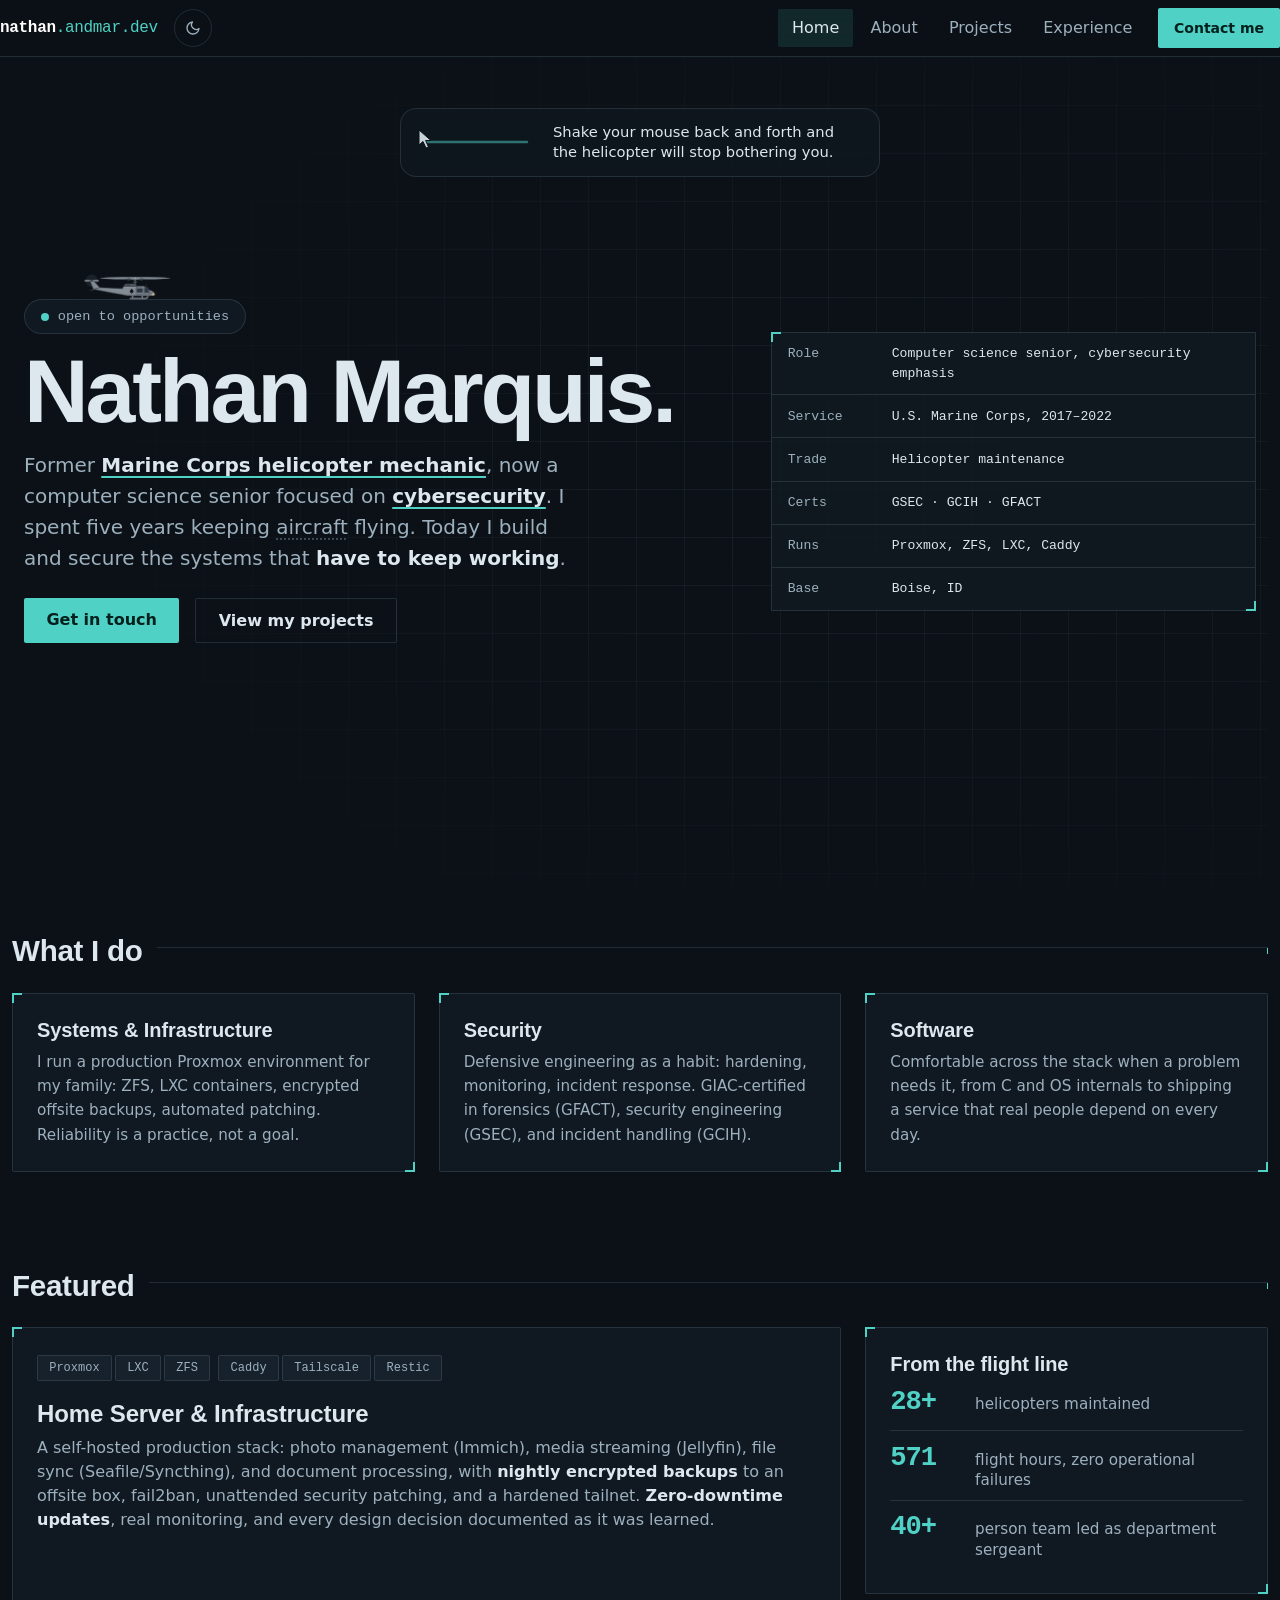
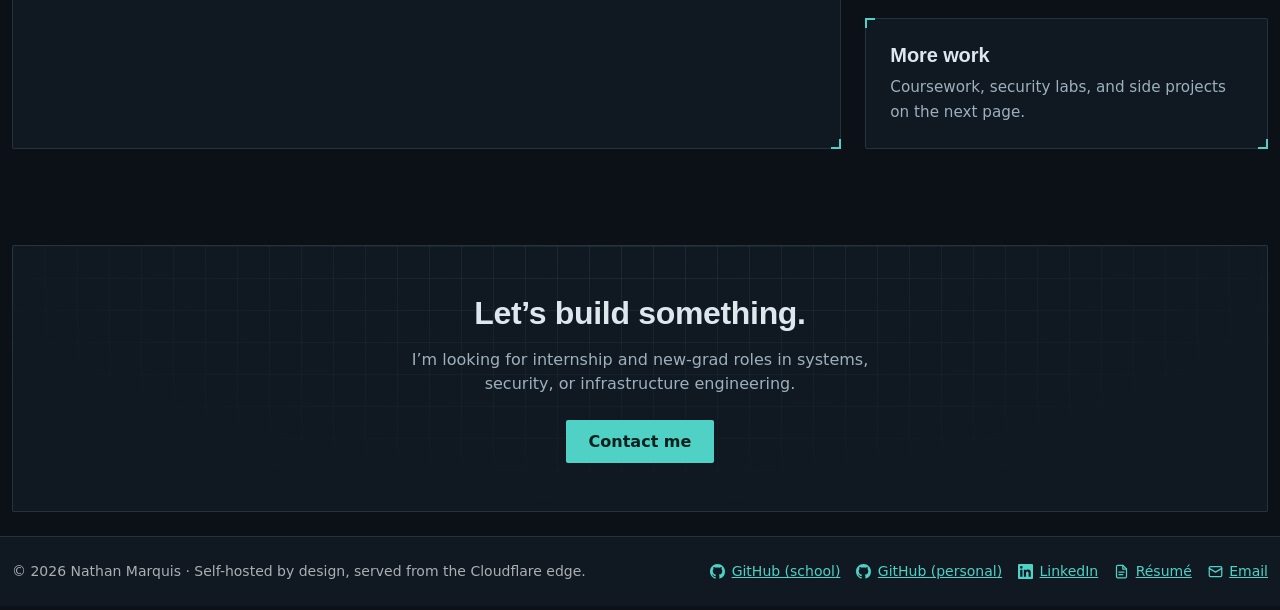
<file: index.html>
<!DOCTYPE html>
<html lang="en" data-bs-theme="dark">
<head>
  <meta charset="UTF-8">
  <meta name="viewport" content="width=device-width, initial-scale=1.0">
  <title>Nathan Marquis | Computer Science</title>
  <meta name="description" content="Nathan Marquis: computer science senior focused on systems, security, and self-hosted infrastructure.">

  <meta property="og:title" content="Nathan Marquis">
  <meta property="og:description" content="Computer Science · Systems &amp; Security · Self-Hosted Infrastructure">
  <meta property="og:type" content="website">
  <meta property="og:url" content="https://nathan.andmar.dev/">

  <link rel="icon" href="favicon.svg" type="image/svg+xml">
  <link rel="stylesheet" href="assets/css/bootstrap.min.css">
  <link rel="stylesheet" href="styles.css">
  <script src="pt.js"></script>
</head>
<body data-page="home">
  <a class="skip-link" href="#main">Skip to content</a>

  <header class="site-header sticky-top">
    <nav class="navbar navbar-expand-lg container-xxl" aria-label="Primary">
      <a class="navbar-brand fw-bold" href="index.html">nathan<span class="brand-dot">.andmar.dev</span></a>
      <div class="d-flex align-items-center gap-2 ms-lg-auto me-lg-3">
        <button id="themeToggle" type="button" aria-label="Toggle light / dark theme" title="Toggle theme">
          <svg class="icon-moon" width="16" height="16" viewBox="0 0 24 24" fill="none" stroke="currentColor" stroke-width="2" stroke-linecap="round" stroke-linejoin="round"><path d="M21 12.79A9 9 0 1 1 11.21 3 7 7 0 0 0 21 12.79z"/></svg>
          <svg class="icon-sun d-none" width="16" height="16" viewBox="0 0 24 24" fill="none" stroke="currentColor" stroke-width="2" stroke-linecap="round" stroke-linejoin="round"><circle cx="12" cy="12" r="5"/><path d="M12 1v2m0 18v2M4.22 4.22l1.42 1.42m12.72 12.72 1.42 1.42M1 12h2m18 0h2M4.22 19.78l1.42-1.42M18.36 5.64l1.42-1.42"/></svg>
        </button>
        <button class="navbar-toggler" type="button" data-bs-toggle="collapse" data-bs-target="#primaryNav"
                aria-controls="primaryNav" aria-expanded="false" aria-label="Toggle navigation">
          <span class="navbar-toggler-icon"></span>
        </button>
      </div>
      <div class="collapse navbar-collapse" id="primaryNav">
        <ul class="navbar-nav ms-auto align-items-lg-center gap-lg-1">
          <li class="nav-item"><a class="nav-link" href="index.html">Home</a></li>
          <li class="nav-item"><a class="nav-link" href="about.html">About</a></li>
          <li class="nav-item"><a class="nav-link" href="projects.html">Projects</a></li>
          <li class="nav-item"><a class="nav-link" href="experience.html">Experience</a></li>
          <li class="nav-item ms-lg-2"><a class="btn btn-primary btn-sm px-3 nav-cta" href="contact.html">Contact me</a></li>
        </ul>
      </div>
    </nav>
  </header>

  <main id="main" class="container-xxl">

    <!-- ================= HERO ================= -->
    <section class="hero" aria-label="Introduction">
      <div class="container-xxl">
        <div class="row align-items-center g-5">
          <div class="col-lg-7">
            <span class="status-line" data-reveal><span class="status-dot"></span> open to opportunities</span>
            <h1 data-reveal>Nathan Marquis.</h1>
            <p class="lead" data-reveal>
              Former <strong class="hl">Marine Corps helicopter mechanic</strong>, now a computer science senior focused on
              <strong class="hl">cybersecurity</strong>. I spent five years keeping <a class="quiet-link" href="https://www.bellflight.com/products/h1" target="_blank" rel="noopener noreferrer">aircraft</a> flying. Today I build and secure
              the systems that <strong>have to keep working</strong>.
            </p>
            <div class="d-flex flex-wrap gap-3 mt-4" data-reveal>
              <a href="contact.html" class="btn btn-primary">Get in touch</a>
              <a href="projects.html" class="btn btn-outline-light-custom">View my projects</a>
            </div>
          </div>
          <div class="col-lg-5">
            <dl class="plate" data-reveal>
              <div><dt>Role</dt><dd>Computer science senior, cybersecurity emphasis</dd></div>
              <div><dt>Service</dt><dd>U.S. Marine Corps, 2017&ndash;2022</dd></div>
              <div><dt>Trade</dt><dd>Helicopter maintenance</dd></div>
              <div><dt>Certs</dt><dd>GSEC &middot; GCIH &middot; GFACT</dd></div>
              <div><dt>Runs</dt><dd>Proxmox, ZFS, LXC, Caddy</dd></div>
              <div><dt>Base</dt><dd>Boise, ID</dd></div>
            </dl>
          </div>
        </div>
      </div>
    </section>

    <!-- ================= WHAT I DO ================= -->
    <section class="py-5" aria-labelledby="focus-h">
      <h2 id="focus-h" class="section-title" data-reveal>What I do</h2>
      <div class="row g-4">
        <div class="col-md-4" data-reveal>
          <div class="card-surface">
            <h3 class="h5 mb-2">Systems &amp; Infrastructure</h3>
            <p class="text-muted-custom mb-0 small">
              I run a production Proxmox environment for my family: ZFS, LXC containers,
              encrypted offsite backups, automated patching. Reliability is a practice, not a goal.
            </p>
          </div>
        </div>
        <div class="col-md-4" data-reveal>
          <div class="card-surface">
            <h3 class="h5 mb-2">Security</h3>
            <p class="text-muted-custom mb-0 small">
              Defensive engineering as a habit: hardening, monitoring, incident response.
              GIAC-certified in forensics (GFACT), security engineering (GSEC), and
              incident handling (GCIH).
            </p>
          </div>
        </div>
        <div class="col-md-4" data-reveal>
          <div class="card-surface">
            <h3 class="h5 mb-2">Software</h3>
            <p class="text-muted-custom mb-0 small">
              Comfortable across the stack when a problem needs it, from C and OS internals
              to shipping a service that real people depend on every day.
            </p>
          </div>
        </div>
      </div>
    </section>

    <!-- ================= FEATURED PROJECT ================= -->
    <section class="py-5" aria-labelledby="featured-h">
      <h2 id="featured-h" class="section-title" data-reveal>Featured</h2>
      <div class="row g-4 align-items-stretch" data-reveal>
        <div class="col-lg-8">
          <div class="card-surface d-flex flex-column justify-content-between">
            <div>
              <span class="tag">Proxmox</span><span class="tag">LXC</span><span class="tag">ZFS</span>
              <span class="tag">Caddy</span><span class="tag">Tailscale</span><span class="tag">Restic</span>
              <h3 class="h4 mt-3 mb-2">Home Server &amp; Infrastructure</h3>
              <p class="text-muted-custom mb-0">
                A self-hosted production stack: photo management (Immich), media streaming
                (Jellyfin), file sync (Seafile/Syncthing), and document processing, with
                <strong>nightly encrypted backups</strong> to an offsite box, fail2ban, unattended security
                patching, and a hardened tailnet. <strong>Zero-downtime updates</strong>, real monitoring,
                and every design decision documented as it was learned.
              </p>
            </div>
          </div>
        </div>
        <div class="col-lg-4 d-flex flex-column gap-4">
          <div class="card-surface" data-reveal>
            <h3 class="h5 mb-2">From the flight line</h3>
            <ul class="stats list-unstyled mb-0">
              <li><strong>28+</strong><span>helicopters maintained</span></li>
              <li><strong>571</strong><span>flight hours, zero operational failures</span></li>
              <li><strong>40+</strong><span>person team led as department sergeant</span></li>
            </ul>
          </div>
          <div class="card-surface" data-reveal>
            <h3 class="h5 mb-2">More work</h3>
            <p class="text-muted-custom small mb-0">Coursework, security labs, and side projects on the next page.</p>
            <a href="about.html" class="stretched-link" aria-label="More work: coursework, security labs, and side projects"></a>
          </div>
        </div>
      </div>
    </section>

    <!-- ================= CTA ================= -->
    <section class="py-5 pb-4" aria-label="Contact call to action">
      <div class="cta-banner" data-reveal>
        <h2 class="display-head mb-3">Let&rsquo;s build something.</h2>
        <p class="text-muted-custom cta-copy mx-auto mb-4">
          I&rsquo;m looking for internship and new-grad roles in systems, security, or
          infrastructure engineering.
        </p>
        <a href="contact.html" class="btn btn-primary">Contact me</a>
      </div>
    </section>

  </main>

  <footer class="site-footer mt-auto">
    <div class="container-xxl d-flex flex-wrap justify-content-between align-items-center gap-2 py-4">
      <p class="mb-0 small text-body-secondary">&copy; <span id="year">2026</span> Nathan Marquis &middot; Self-hosted by design, served from the Cloudflare edge.</p>
      <p class="mb-0 small text-body-secondary d-flex gap-3">
        <a href="https://github.com/NathanMarquis659" rel="me"><svg width="15" height="15" viewBox="0 0 16 16" fill="currentColor" aria-hidden="true"><path d="M8 0C3.58 0 0 3.58 0 8c0 3.54 2.29 6.53 5.47 7.59.4.07.55-.17.55-.38 0-.19-.01-.82-.01-1.49-2.01.37-2.53-.49-2.69-.94-.09-.23-.48-.94-.82-1.13-.28-.15-.68-.52-.01-.53.63-.01 1.08.58 1.23.82.72 1.21 1.87.87 2.33.66.07-.52.28-.87.51-1.07-1.78-.2-3.64-.89-3.64-3.95 0-.87.31-1.59.82-2.15-.08-.2-.36-1.02.08-2.12 0 0 .67-.21 2.2.82.64-.18 1.32-.27 2-.27.68 0 1.36.09 2 .27 1.53-1.04 2.2-.82 2.2-.82.44 1.1.16 1.92.08 2.12.51.56.82 1.27.82 2.15 0 3.07-1.87 3.75-3.65 3.95.29.25.54.73.54 1.48 0 1.07-.01 1.93-.01 2.2 0 .21.15.46.55.38A8.013 8.013 0 0016 8c0-4.42-3.58-8-8-8z"/></svg>GitHub (school)</a>
        <a href="https://github.com/NathanMarquis" rel="me"><svg width="15" height="15" viewBox="0 0 16 16" fill="currentColor" aria-hidden="true"><path d="M8 0C3.58 0 0 3.58 0 8c0 3.54 2.29 6.53 5.47 7.59.4.07.55-.17.55-.38 0-.19-.01-.82-.01-1.49-2.01.37-2.53-.49-2.69-.94-.09-.23-.48-.94-.82-1.13-.28-.15-.68-.52-.01-.53.63-.01 1.08.58 1.23.82.72 1.21 1.87.87 2.33.66.07-.52.28-.87.51-1.07-1.78-.2-3.64-.89-3.64-3.95 0-.87.31-1.59.82-2.15-.08-.2-.36-1.02.08-2.12 0 0 .67-.21 2.2.82.64-.18 1.32-.27 2-.27.68 0 1.36.09 2 .27 1.53-1.04 2.2-.82 2.2-.82.44 1.1.16 1.92.08 2.12.51.56.82 1.27.82 2.15 0 3.07-1.87 3.75-3.65 3.95.29.25.54.73.54 1.48 0 1.07-.01 1.93-.01 2.2 0 .21.15.46.55.38A8.013 8.013 0 0016 8c0-4.42-3.58-8-8-8z"/></svg>GitHub (personal)</a>
        <a href="https://www.linkedin.com/in/nathanmarquis" rel="me"><svg width="15" height="15" viewBox="0 0 24 24" fill="currentColor" aria-hidden="true"><path d="M20.447 20.452h-3.554v-5.569c0-1.328-.027-3.037-1.852-3.037-1.853 0-2.136 1.445-2.136 2.939v5.667H9.351V9h3.414v1.561h.046c.477-.9 1.637-1.85 3.37-1.85 3.601 0 4.267 2.37 4.267 5.455v6.286zM5.337 7.433a2.062 2.062 0 01-2.063-2.065 2.064 2.064 0 112.063 2.065zm1.782 13.019H3.555V9h3.564v11.452zM22.225 0H1.771C.792 0 0 .774 0 1.729v20.542C0 23.227.792 24 1.771 24h20.451C23.2 24 24 23.227 24 22.271V1.729C24 .774 23.2 0 22.222 0h.003z"/></svg>LinkedIn</a>
        <a href="resume.pdf" download><svg width="15" height="15" viewBox="0 0 24 24" fill="none" stroke="currentColor" stroke-width="2" stroke-linecap="round" stroke-linejoin="round" aria-hidden="true"><path d="M14 2H6a2 2 0 0 0-2 2v16a2 2 0 0 0 2 2h12a2 2 0 0 0 2-2V8z"/><path d="M14 2v6h6M8 13h8M8 17h6"/></svg>R&eacute;sum&eacute;</a>
        <a href="mailto:nathanmarquis23@gmail.com"><svg width="15" height="15" viewBox="0 0 24 24" fill="none" stroke="currentColor" stroke-width="2" stroke-linecap="round" stroke-linejoin="round" aria-hidden="true"><rect x="2" y="4" width="20" height="16" rx="2"/><path d="m22 7-10 6L2 7"/></svg>Email</a>
      </p>
    </div>
  </footer>

  <script src="assets/js/bootstrap.bundle.min.js"></script>
  <script src="site.js"></script>
</body>
</html>
</file>
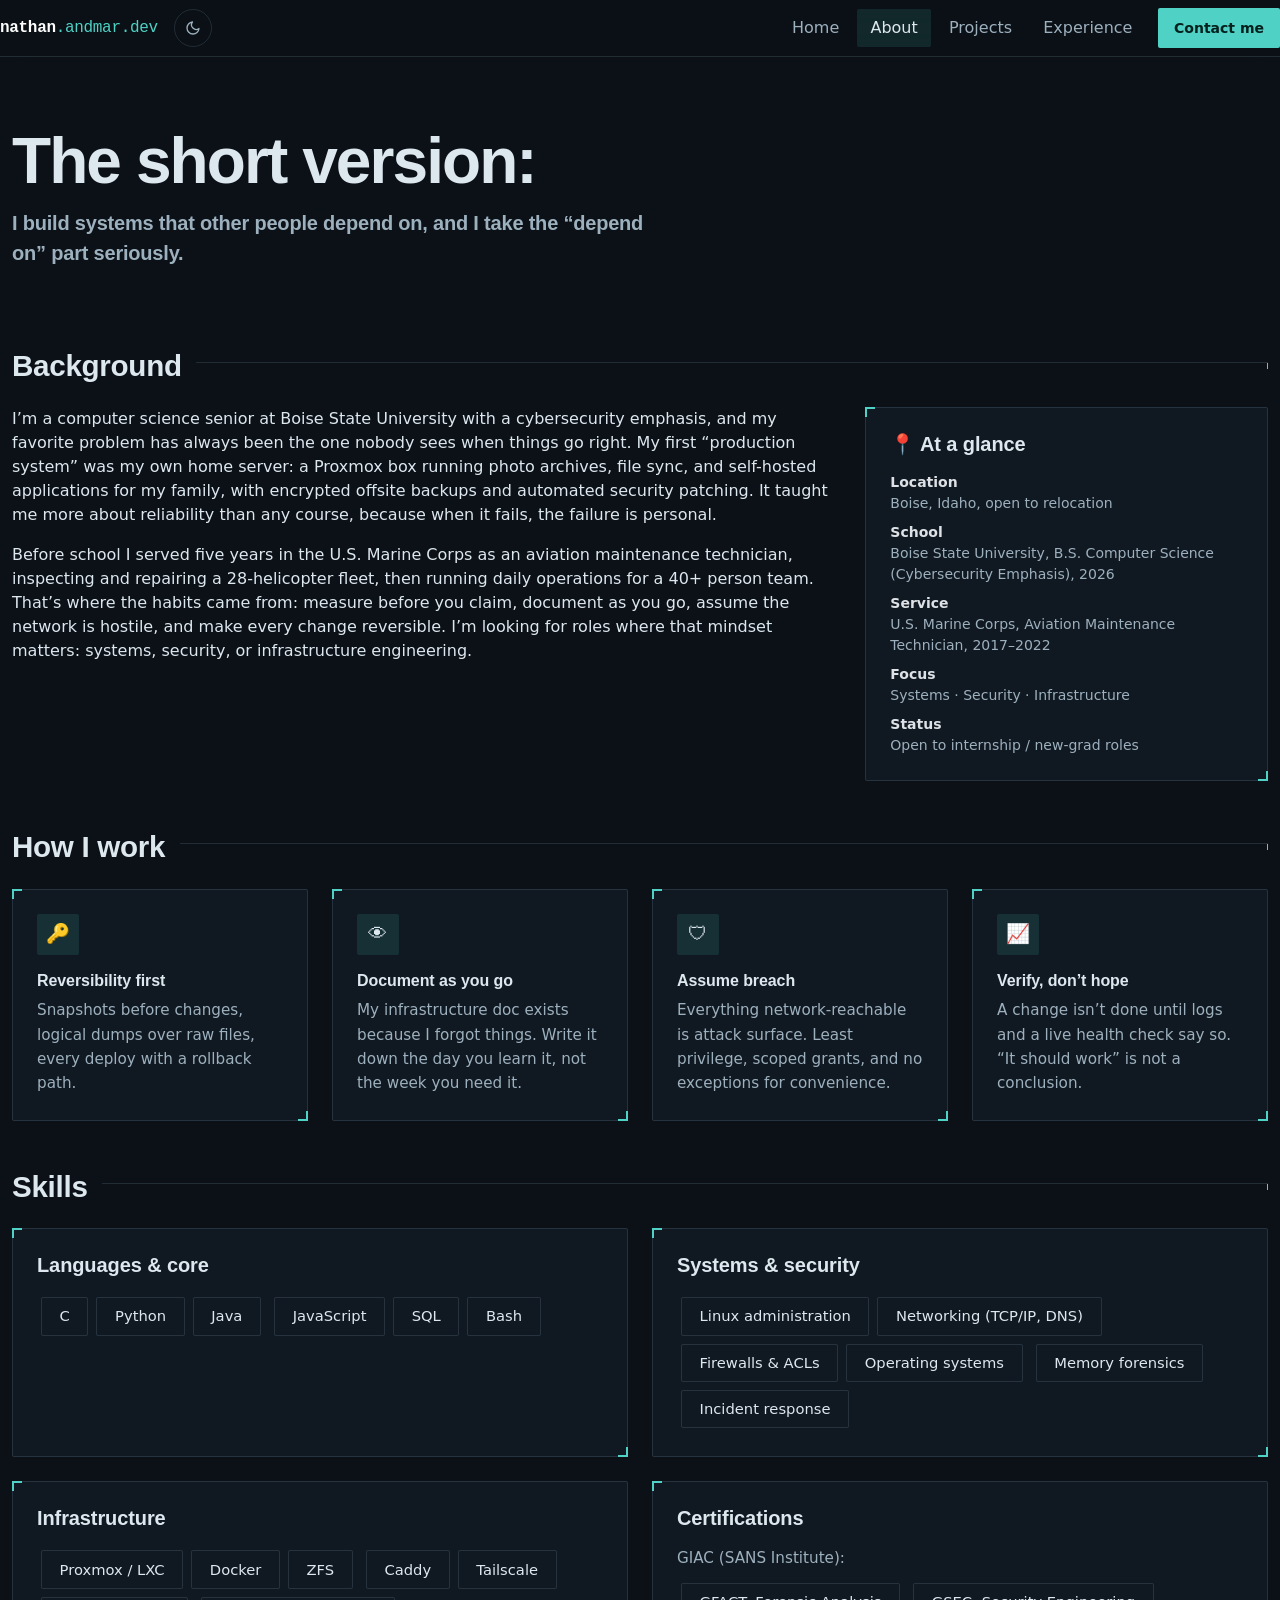
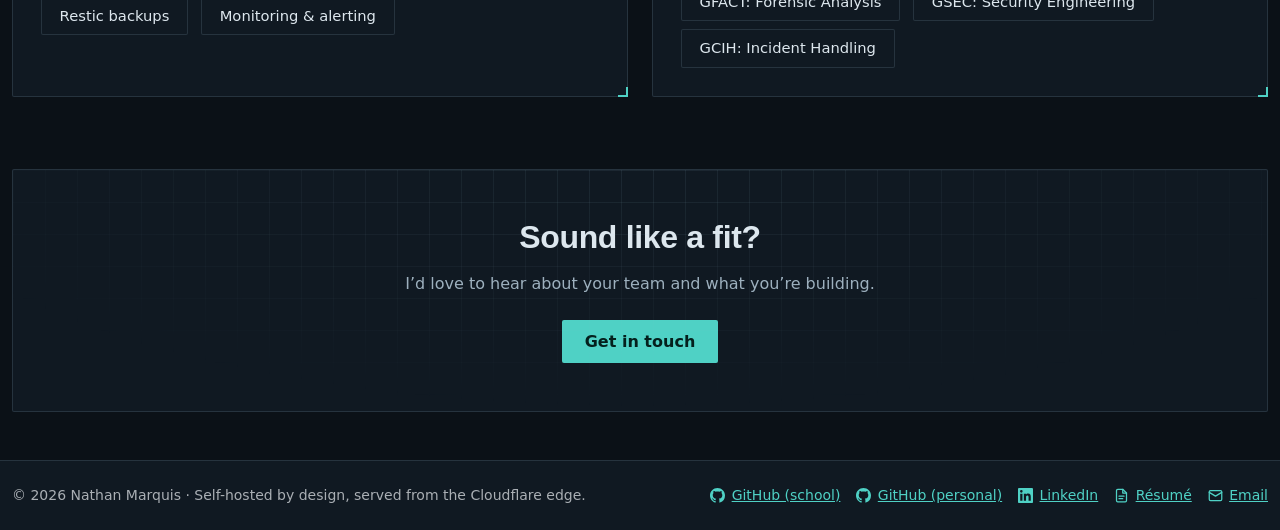
<file: about.html>
<!DOCTYPE html>
<html lang="en" data-bs-theme="dark">
<head>
  <meta charset="UTF-8">
  <meta name="viewport" content="width=device-width, initial-scale=1.0">
  <title>About | Nathan Marquis</title>
  <meta name="description" content="About Nathan Marquis: background, skills, and what I care about in the work.">

  <meta property="og:title" content="About | Nathan Marquis">
  <meta property="og:description" content="Background, skills, and what I care about in the work.">
  <meta property="og:type" content="website">
  <meta property="og:url" content="https://nathan.andmar.dev/about.html">

  <link rel="icon" href="favicon.svg" type="image/svg+xml">
  <link rel="stylesheet" href="assets/css/bootstrap.min.css">
  <link rel="stylesheet" href="styles.css">
  <script src="pt.js"></script>
</head>
<body data-page="about">
  <a class="skip-link" href="#main">Skip to content</a>

  <header class="site-header sticky-top">
    <nav class="navbar navbar-expand-lg container-xxl" aria-label="Primary">
      <a class="navbar-brand fw-bold" href="index.html">nathan<span class="brand-dot">.andmar.dev</span></a>
      <div class="d-flex align-items-center gap-2 ms-lg-auto me-lg-3">
        <button id="themeToggle" type="button" aria-label="Toggle light / dark theme" title="Toggle theme">
          <svg class="icon-moon" width="16" height="16" viewBox="0 0 24 24" fill="none" stroke="currentColor" stroke-width="2" stroke-linecap="round" stroke-linejoin="round"><path d="M21 12.79A9 9 0 1 1 11.21 3 7 7 0 0 0 21 12.79z"/></svg>
          <svg class="icon-sun d-none" width="16" height="16" viewBox="0 0 24 24" fill="none" stroke="currentColor" stroke-width="2" stroke-linecap="round" stroke-linejoin="round"><circle cx="12" cy="12" r="5"/><path d="M12 1v2m0 18v2M4.22 4.22l1.42 1.42m12.72 12.72 1.42 1.42M1 12h2m18 0h2M4.22 19.78l1.42-1.42M18.36 5.64l1.42-1.42"/></svg>
        </button>
        <button class="navbar-toggler" type="button" data-bs-toggle="collapse" data-bs-target="#primaryNav"
                aria-controls="primaryNav" aria-expanded="false" aria-label="Toggle navigation">
          <span class="navbar-toggler-icon"></span>
        </button>
      </div>
      <div class="collapse navbar-collapse" id="primaryNav">
        <ul class="navbar-nav ms-auto align-items-lg-center gap-lg-1">
          <li class="nav-item"><a class="nav-link" href="index.html">Home</a></li>
          <li class="nav-item"><a class="nav-link" href="about.html">About</a></li>
          <li class="nav-item"><a class="nav-link" href="projects.html">Projects</a></li>
          <li class="nav-item"><a class="nav-link" href="experience.html">Experience</a></li>
          <li class="nav-item ms-lg-2"><a class="btn btn-primary btn-sm px-3 nav-cta" href="contact.html">Contact me</a></li>
        </ul>
      </div>
    </nav>
  </header>

  <main id="main" class="container-xxl">

    <!-- ================= PAGE HEAD ================= -->
    <section class="page-head" aria-labelledby="page-title">
      <h1 id="page-title" data-reveal>The short version:</h1>
      <p class="lead display-head" data-reveal>I build systems that other people depend on, and I take the &ldquo;depend on&rdquo; part seriously.</p>
    </section>

    <!-- ================= STORY ================= -->
    <section class="py-4" aria-labelledby="story-h">
      <h2 id="story-h" class="section-title" data-reveal>Background</h2>
      <div class="row g-4 align-items-start">
        <div class="col-lg-8" data-reveal>
          <p>
            I&rsquo;m a computer science senior at Boise State University with a cybersecurity
            emphasis, and my favorite problem has always been the one nobody sees when things go
            right. My first &ldquo;production system&rdquo; was my own home server: a Proxmox box
            running photo archives, file sync, and self-hosted applications for my family, with
            encrypted offsite backups and automated security patching. It taught me more about
            reliability than any course, because when it fails, the failure is personal.
          </p>
          <p>
            Before school I served five years in the U.S. Marine Corps as an aviation maintenance
            technician, inspecting and repairing a 28-helicopter fleet, then running daily
            operations for a 40+ person team. That&rsquo;s where the habits came from: measure
            before you claim, document as you go, assume the network is hostile, and make every
            change reversible. I&rsquo;m looking for roles where that mindset matters: systems,
            security, or infrastructure engineering.
          </p>
        </div>
        <div class="col-lg-4" data-reveal>
          <div class="card-surface">
            <h3 class="h5 mb-3">&#128205; At a glance</h3>
            <ul class="list-unstyled small text-muted-custom mb-0">
              <li class="mb-2"><strong class="text-body d-block">Location</strong> Boise, Idaho, open to relocation</li>
              <li class="mb-2"><strong class="text-body d-block">School</strong> Boise State University, B.S. Computer Science (Cybersecurity Emphasis), 2026</li>
              <li class="mb-2"><strong class="text-body d-block">Service</strong> U.S. Marine Corps, Aviation Maintenance Technician, 2017&ndash;2022</li>
              <li class="mb-2"><strong class="text-body d-block">Focus</strong> Systems &middot; Security &middot; Infrastructure</li>
              <li><strong class="text-body d-block">Status</strong> Open to internship / new-grad roles</li>
            </ul>
          </div>
        </div>
      </div>
    </section>

    <!-- ================= VALUES ================= -->
    <section class="py-4" aria-labelledby="values-h">
      <h2 id="values-h" class="section-title" data-reveal>How I work</h2>
      <div class="row g-4">
        <div class="col-md-6 col-lg-3" data-reveal>
          <div class="card-surface">
            <div class="card-icon">&#128273;</div>
            <h3 class="h6 mb-2">Reversibility first</h3>
            <p class="text-muted-custom small mb-0">Snapshots before changes, logical dumps over raw files, every deploy with a rollback path.</p>
          </div>
        </div>
        <div class="col-md-6 col-lg-3" data-reveal>
          <div class="card-surface">
            <div class="card-icon">&#128065;</div>
            <h3 class="h6 mb-2">Document as you go</h3>
            <p class="text-muted-custom small mb-0">My infrastructure doc exists because I forgot things. Write it down the day you learn it, not the week you need it.</p>
          </div>
        </div>
        <div class="col-md-6 col-lg-3" data-reveal>
          <div class="card-surface">
            <div class="card-icon">&#128737;</div>
            <h3 class="h6 mb-2">Assume breach</h3>
            <p class="text-muted-custom small mb-0">Everything network-reachable is attack surface. Least privilege, scoped grants, and no exceptions for convenience.</p>
          </div>
        </div>
        <div class="col-md-6 col-lg-3" data-reveal>
          <div class="card-surface">
            <div class="card-icon">&#128200;</div>
            <h3 class="h6 mb-2">Verify, don&rsquo;t hope</h3>
            <p class="text-muted-custom small mb-0">A change isn&rsquo;t done until logs and a live health check say so. &ldquo;It should work&rdquo; is not a conclusion.</p>
          </div>
        </div>
      </div>
    </section>

    <!-- ================= SKILLS ================= -->
    <section class="py-4" aria-labelledby="skills-h">
      <h2 id="skills-h" class="section-title" data-reveal>Skills</h2>
      <div class="row g-4">
        <div class="col-lg-6" data-reveal>
          <div class="card-surface h-100">
            <h3 class="h5 mb-3">Languages &amp; core</h3>
            <span class="chip">C</span><span class="chip">Python</span><span class="chip">Java</span>
            <span class="chip">JavaScript</span><span class="chip">SQL</span><span class="chip">Bash</span>
          </div>
        </div>
        <div class="col-lg-6" data-reveal>
          <div class="card-surface h-100">
            <h3 class="h5 mb-3">Systems &amp; security</h3>
            <span class="chip">Linux administration</span><span class="chip">Networking (TCP/IP, DNS)</span>
            <span class="chip">Firewalls &amp; ACLs</span><span class="chip">Operating systems</span>
            <span class="chip">Memory forensics</span><span class="chip">Incident response</span>
          </div>
        </div>
        <div class="col-lg-6" data-reveal>
          <div class="card-surface h-100">
            <h3 class="h5 mb-3">Infrastructure</h3>
            <span class="chip">Proxmox / LXC</span><span class="chip">Docker</span><span class="chip">ZFS</span>
            <span class="chip">Caddy</span><span class="chip">Tailscale</span><span class="chip">Restic backups</span>
            <span class="chip">Monitoring &amp; alerting</span>
          </div>
        </div>
        <div class="col-lg-6" data-reveal>
          <div class="card-surface h-100">
            <h3 class="h5 mb-3">Certifications</h3>
            <p class="text-muted-custom small mb-2">GIAC (SANS Institute):</p>
            <span class="chip">GFACT: Forensic Analysis</span>
            <span class="chip">GSEC: Security Engineering</span>
            <span class="chip">GCIH: Incident Handling</span>
          </div>
        </div>
      </div>
    </section>

    <!-- ================= CTA ================= -->
    <section class="py-5" aria-label="Contact call to action">
      <div class="cta-banner" data-reveal>
        <h2 class="display-head mb-3">Sound like a fit?</h2>
        <p class="text-muted-custom cta-copy mx-auto mb-4">
          I&rsquo;d love to hear about your team and what you&rsquo;re building.
        </p>
        <a href="contact.html" class="btn btn-primary">Get in touch</a>
      </div>
    </section>

  </main>

  <footer class="site-footer mt-auto">
    <div class="container-xxl d-flex flex-wrap justify-content-between align-items-center gap-2 py-4">
      <p class="mb-0 small text-body-secondary">&copy; <span id="year">2026</span> Nathan Marquis &middot; Self-hosted by design, served from the Cloudflare edge.</p>
      <p class="mb-0 small text-body-secondary d-flex gap-3">
        <a href="https://github.com/NathanMarquis659" rel="me"><svg width="15" height="15" viewBox="0 0 16 16" fill="currentColor" aria-hidden="true"><path d="M8 0C3.58 0 0 3.58 0 8c0 3.54 2.29 6.53 5.47 7.59.4.07.55-.17.55-.38 0-.19-.01-.82-.01-1.49-2.01.37-2.53-.49-2.69-.94-.09-.23-.48-.94-.82-1.13-.28-.15-.68-.52-.01-.53.63-.01 1.08.58 1.23.82.72 1.21 1.87.87 2.33.66.07-.52.28-.87.51-1.07-1.78-.2-3.64-.89-3.64-3.95 0-.87.31-1.59.82-2.15-.08-.2-.36-1.02.08-2.12 0 0 .67-.21 2.2.82.64-.18 1.32-.27 2-.27.68 0 1.36.09 2 .27 1.53-1.04 2.2-.82 2.2-.82.44 1.1.16 1.92.08 2.12.51.56.82 1.27.82 2.15 0 3.07-1.87 3.75-3.65 3.95.29.25.54.73.54 1.48 0 1.07-.01 1.93-.01 2.2 0 .21.15.46.55.38A8.013 8.013 0 0016 8c0-4.42-3.58-8-8-8z"/></svg>GitHub (school)</a>
        <a href="https://github.com/NathanMarquis" rel="me"><svg width="15" height="15" viewBox="0 0 16 16" fill="currentColor" aria-hidden="true"><path d="M8 0C3.58 0 0 3.58 0 8c0 3.54 2.29 6.53 5.47 7.59.4.07.55-.17.55-.38 0-.19-.01-.82-.01-1.49-2.01.37-2.53-.49-2.69-.94-.09-.23-.48-.94-.82-1.13-.28-.15-.68-.52-.01-.53.63-.01 1.08.58 1.23.82.72 1.21 1.87.87 2.33.66.07-.52.28-.87.51-1.07-1.78-.2-3.64-.89-3.64-3.95 0-.87.31-1.59.82-2.15-.08-.2-.36-1.02.08-2.12 0 0 .67-.21 2.2.82.64-.18 1.32-.27 2-.27.68 0 1.36.09 2 .27 1.53-1.04 2.2-.82 2.2-.82.44 1.1.16 1.92.08 2.12.51.56.82 1.27.82 2.15 0 3.07-1.87 3.75-3.65 3.95.29.25.54.73.54 1.48 0 1.07-.01 1.93-.01 2.2 0 .21.15.46.55.38A8.013 8.013 0 0016 8c0-4.42-3.58-8-8-8z"/></svg>GitHub (personal)</a>
        <a href="https://www.linkedin.com/in/nathanmarquis" rel="me"><svg width="15" height="15" viewBox="0 0 24 24" fill="currentColor" aria-hidden="true"><path d="M20.447 20.452h-3.554v-5.569c0-1.328-.027-3.037-1.852-3.037-1.853 0-2.136 1.445-2.136 2.939v5.667H9.351V9h3.414v1.561h.046c.477-.9 1.637-1.85 3.37-1.85 3.601 0 4.267 2.37 4.267 5.455v6.286zM5.337 7.433a2.062 2.062 0 01-2.063-2.065 2.064 2.064 0 112.063 2.065zm1.782 13.019H3.555V9h3.564v11.452zM22.225 0H1.771C.792 0 0 .774 0 1.729v20.542C0 23.227.792 24 1.771 24h20.451C23.2 24 24 23.227 24 22.271V1.729C24 .774 23.2 0 22.222 0h.003z"/></svg>LinkedIn</a>
        <a href="resume.pdf" download><svg width="15" height="15" viewBox="0 0 24 24" fill="none" stroke="currentColor" stroke-width="2" stroke-linecap="round" stroke-linejoin="round" aria-hidden="true"><path d="M14 2H6a2 2 0 0 0-2 2v16a2 2 0 0 0 2 2h12a2 2 0 0 0 2-2V8z"/><path d="M14 2v6h6M8 13h8M8 17h6"/></svg>R&eacute;sum&eacute;</a>
        <a href="mailto:nathanmarquis23@gmail.com"><svg width="15" height="15" viewBox="0 0 24 24" fill="none" stroke="currentColor" stroke-width="2" stroke-linecap="round" stroke-linejoin="round" aria-hidden="true"><rect x="2" y="4" width="20" height="16" rx="2"/><path d="m22 7-10 6L2 7"/></svg>Email</a>
      </p>
    </div>
  </footer>

  <script src="assets/js/bootstrap.bundle.min.js"></script>
  <script src="site.js"></script>
</body>
</html>
</file>
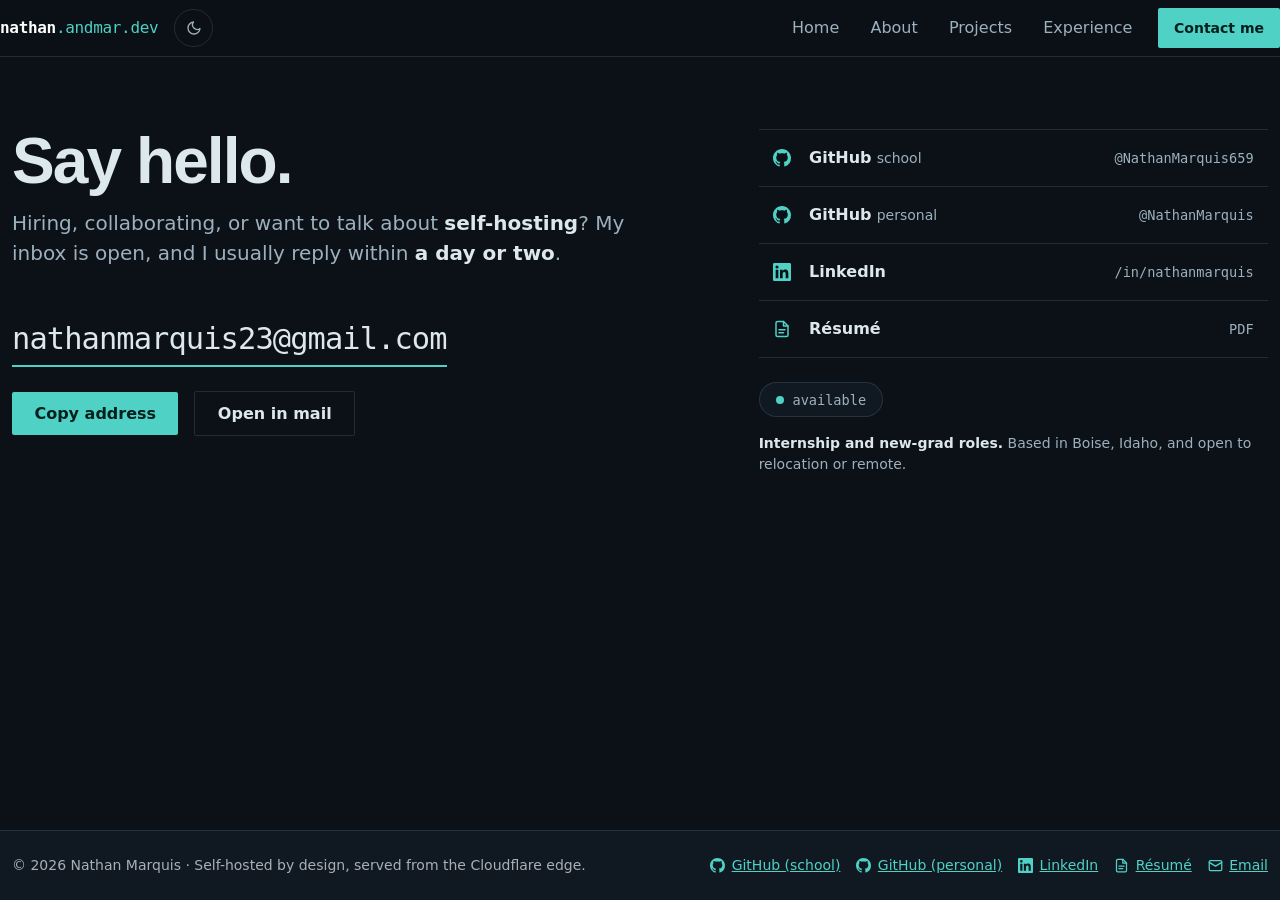
<file: contact.html>
<!DOCTYPE html>
<html lang="en" data-bs-theme="dark">
<head>
  <meta charset="UTF-8">
  <meta name="viewport" content="width=device-width, initial-scale=1.0">
  <title>Contact | Nathan Marquis</title>
  <meta name="description" content="Contact Nathan Marquis: email and professional profiles.">

  <meta property="og:title" content="Contact | Nathan Marquis">
  <meta property="og:description" content="Get in touch with Nathan Marquis.">
  <meta property="og:type" content="website">
  <meta property="og:url" content="https://nathan.andmar.dev/contact.html">

  <link rel="icon" href="favicon.svg" type="image/svg+xml">
  <link rel="stylesheet" href="assets/css/bootstrap.min.css">
  <link rel="stylesheet" href="styles.css">
  <script src="pt.js"></script>
</head>
<body data-page="contact">
  <a class="skip-link" href="#main">Skip to content</a>

  <header class="site-header sticky-top">
    <nav class="navbar navbar-expand-lg container-xxl" aria-label="Primary">
      <a class="navbar-brand fw-bold" href="index.html">nathan<span class="brand-dot">.andmar.dev</span></a>
      <div class="d-flex align-items-center gap-2 ms-lg-auto me-lg-3">
        <button id="themeToggle" type="button" aria-label="Toggle light / dark theme" title="Toggle theme">
          <svg class="icon-moon" width="16" height="16" viewBox="0 0 24 24" fill="none" stroke="currentColor" stroke-width="2" stroke-linecap="round" stroke-linejoin="round"><path d="M21 12.79A9 9 0 1 1 11.21 3 7 7 0 0 0 21 12.79z"/></svg>
          <svg class="icon-sun d-none" width="16" height="16" viewBox="0 0 24 24" fill="none" stroke="currentColor" stroke-width="2" stroke-linecap="round" stroke-linejoin="round"><circle cx="12" cy="12" r="5"/><path d="M12 1v2m0 18v2M4.22 4.22l1.42 1.42m12.72 12.72 1.42 1.42M1 12h2m18 0h2M4.22 19.78l1.42-1.42M18.36 5.64l1.42-1.42"/></svg>
        </button>
        <button class="navbar-toggler" type="button" data-bs-toggle="collapse" data-bs-target="#primaryNav"
                aria-controls="primaryNav" aria-expanded="false" aria-label="Toggle navigation">
          <span class="navbar-toggler-icon"></span>
        </button>
      </div>
      <div class="collapse navbar-collapse" id="primaryNav">
        <ul class="navbar-nav ms-auto align-items-lg-center gap-lg-1">
          <li class="nav-item"><a class="nav-link" href="index.html">Home</a></li>
          <li class="nav-item"><a class="nav-link" href="about.html">About</a></li>
          <li class="nav-item"><a class="nav-link" href="projects.html">Projects</a></li>
          <li class="nav-item"><a class="nav-link" href="experience.html">Experience</a></li>
          <li class="nav-item ms-lg-2"><a class="btn btn-primary btn-sm px-3 nav-cta" href="contact.html">Contact me</a></li>
        </ul>
      </div>
    </nav>
  </header>

  <main id="main" class="container-xxl">

    <svg width="0" height="0" class="position-absolute" aria-hidden="true">
      <symbol id="i-github" viewBox="0 0 16 16"><path fill="currentColor" d="M8 0C3.58 0 0 3.58 0 8c0 3.54 2.29 6.53 5.47 7.59.4.07.55-.17.55-.38 0-.19-.01-.82-.01-1.49-2.01.37-2.53-.49-2.69-.94-.09-.23-.48-.94-.82-1.13-.28-.15-.68-.52-.01-.53.63-.01 1.08.58 1.23.82.72 1.21 1.87.87 2.33.66.07-.52.28-.87.51-1.07-1.78-.2-3.64-.89-3.64-3.95 0-.87.31-1.59.82-2.15-.08-.2-.36-1.02.08-2.12 0 0 .67-.21 2.2.82.64-.18 1.32-.27 2-.27.68 0 1.36.09 2 .27 1.53-1.04 2.2-.82 2.2-.82.44 1.1.16 1.92.08 2.12.51.56.82 1.27.82 2.15 0 3.07-1.87 3.75-3.65 3.95.29.25.54.73.54 1.48 0 1.07-.01 1.93-.01 2.2 0 .21.15.46.55.38A8.013 8.013 0 0016 8c0-4.42-3.58-8-8-8z"/></symbol>
      <symbol id="i-linkedin" viewBox="0 0 24 24"><path fill="currentColor" d="M20.447 20.452h-3.554v-5.569c0-1.328-.027-3.037-1.852-3.037-1.853 0-2.136 1.445-2.136 2.939v5.667H9.351V9h3.414v1.561h.046c.477-.9 1.637-1.85 3.37-1.85 3.601 0 4.267 2.37 4.267 5.455v6.286zM5.337 7.433a2.062 2.062 0 01-2.063-2.065 2.064 2.064 0 112.063 2.065zm1.782 13.019H3.555V9h3.564v11.452zM22.225 0H1.771C.792 0 0 .774 0 1.729v20.542C0 23.227.792 24 1.771 24h20.451C23.2 24 24 23.227 24 22.271V1.729C24 .774 23.2 0 22.222 0h.003z"/></symbol>
      <symbol id="i-doc" viewBox="0 0 24 24"><g fill="none" stroke="currentColor" stroke-width="2" stroke-linecap="round" stroke-linejoin="round"><path d="M14 2H6a2 2 0 0 0-2 2v16a2 2 0 0 0 2 2h12a2 2 0 0 0 2-2V8z"/><path d="M14 2v6h6M8 13h8M8 17h6"/></g></symbol>
    </svg>

    <section class="page-head pb-5" aria-labelledby="page-title">
      <div class="row g-4 gy-5">

        <div class="col-lg-7" data-reveal>
          <h1 id="page-title">Say hello.</h1>
          <p class="lead text-muted-custom mb-5">
            Hiring, collaborating, or want to talk about <strong>self-hosting</strong>?
            My inbox is open, and I usually reply within <strong>a day or two</strong>.
          </p>

          <!-- Email is the primary channel. No form on purpose: a static site has no backend,
               so mailto is the honest option (no fake "message sent" states). -->
          <a class="mail-link" href="mailto:nathanmarquis23@gmail.com">nathanmarquis23@gmail.com</a>
          <div class="d-flex flex-wrap align-items-center gap-3 mt-4">
            <!-- data-copy: site.js wires up the clipboard copy -->
            <button type="button" class="btn btn-primary" data-copy="nathanmarquis23@gmail.com"
                    aria-label="Copy email address to clipboard"><span class="copy-label">Copy address</span></button>
            <a href="mailto:nathanmarquis23@gmail.com" class="btn btn-outline-light-custom">Open in mail</a>
          </div>
        </div>

        <div class="col-lg-5" data-reveal>
          <ul class="channels">
            <li><a href="https://github.com/NathanMarquis659" rel="me">
              <svg width="18" height="18" aria-hidden="true"><use href="#i-github"/></svg>
              <span><span class="name">GitHub</span> <span class="text-muted-custom small">school</span></span>
              <span class="handle">@NathanMarquis659</span></a></li>
            <li><a href="https://github.com/NathanMarquis" rel="me">
              <svg width="18" height="18" aria-hidden="true"><use href="#i-github"/></svg>
              <span><span class="name">GitHub</span> <span class="text-muted-custom small">personal</span></span>
              <span class="handle">@NathanMarquis</span></a></li>
            <li><a href="https://www.linkedin.com/in/nathanmarquis" rel="me">
              <svg width="18" height="18" aria-hidden="true"><use href="#i-linkedin"/></svg>
              <span class="name">LinkedIn</span>
              <span class="handle">/in/nathanmarquis</span></a></li>
            <li><a href="resume.pdf" download>
              <svg width="18" height="18" aria-hidden="true"><use href="#i-doc"/></svg>
              <span class="name">R&eacute;sum&eacute;</span>
              <span class="handle">PDF</span></a></li>
          </ul>

          <div class="mt-4">
            <span class="status-line"><span class="status-dot"></span> available</span>
            <p class="text-muted-custom small mt-3 mb-0">
              <strong>Internship and new-grad roles.</strong> Based in Boise, Idaho, and open to
              relocation or remote.
            </p>
          </div>
        </div>

      </div>
    </section>

  </main>

  <footer class="site-footer mt-auto">
    <div class="container-xxl d-flex flex-wrap justify-content-between align-items-center gap-2 py-4">
      <p class="mb-0 small text-body-secondary">&copy; <span id="year">2026</span> Nathan Marquis &middot; Self-hosted by design, served from the Cloudflare edge.</p>
      <p class="mb-0 small text-body-secondary d-flex gap-3">
        <a href="https://github.com/NathanMarquis659" rel="me"><svg width="15" height="15" viewBox="0 0 16 16" fill="currentColor" aria-hidden="true"><path d="M8 0C3.58 0 0 3.58 0 8c0 3.54 2.29 6.53 5.47 7.59.4.07.55-.17.55-.38 0-.19-.01-.82-.01-1.49-2.01.37-2.53-.49-2.69-.94-.09-.23-.48-.94-.82-1.13-.28-.15-.68-.52-.01-.53.63-.01 1.08.58 1.23.82.72 1.21 1.87.87 2.33.66.07-.52.28-.87.51-1.07-1.78-.2-3.64-.89-3.64-3.95 0-.87.31-1.59.82-2.15-.08-.2-.36-1.02.08-2.12 0 0 .67-.21 2.2.82.64-.18 1.32-.27 2-.27.68 0 1.36.09 2 .27 1.53-1.04 2.2-.82 2.2-.82.44 1.1.16 1.92.08 2.12.51.56.82 1.27.82 2.15 0 3.07-1.87 3.75-3.65 3.95.29.25.54.73.54 1.48 0 1.07-.01 1.93-.01 2.2 0 .21.15.46.55.38A8.013 8.013 0 0016 8c0-4.42-3.58-8-8-8z"/></svg>GitHub (school)</a>
        <a href="https://github.com/NathanMarquis" rel="me"><svg width="15" height="15" viewBox="0 0 16 16" fill="currentColor" aria-hidden="true"><path d="M8 0C3.58 0 0 3.58 0 8c0 3.54 2.29 6.53 5.47 7.59.4.07.55-.17.55-.38 0-.19-.01-.82-.01-1.49-2.01.37-2.53-.49-2.69-.94-.09-.23-.48-.94-.82-1.13-.28-.15-.68-.52-.01-.53.63-.01 1.08.58 1.23.82.72 1.21 1.87.87 2.33.66.07-.52.28-.87.51-1.07-1.78-.2-3.64-.89-3.64-3.95 0-.87.31-1.59.82-2.15-.08-.2-.36-1.02.08-2.12 0 0 .67-.21 2.2.82.64-.18 1.32-.27 2-.27.68 0 1.36.09 2 .27 1.53-1.04 2.2-.82 2.2-.82.44 1.1.16 1.92.08 2.12.51.56.82 1.27.82 2.15 0 3.07-1.87 3.75-3.65 3.95.29.25.54.73.54 1.48 0 1.07-.01 1.93-.01 2.2 0 .21.15.46.55.38A8.013 8.013 0 0016 8c0-4.42-3.58-8-8-8z"/></svg>GitHub (personal)</a>
        <a href="https://www.linkedin.com/in/nathanmarquis" rel="me"><svg width="15" height="15" viewBox="0 0 24 24" fill="currentColor" aria-hidden="true"><path d="M20.447 20.452h-3.554v-5.569c0-1.328-.027-3.037-1.852-3.037-1.853 0-2.136 1.445-2.136 2.939v5.667H9.351V9h3.414v1.561h.046c.477-.9 1.637-1.85 3.37-1.85 3.601 0 4.267 2.37 4.267 5.455v6.286zM5.337 7.433a2.062 2.062 0 01-2.063-2.065 2.064 2.064 0 112.063 2.065zm1.782 13.019H3.555V9h3.564v11.452zM22.225 0H1.771C.792 0 0 .774 0 1.729v20.542C0 23.227.792 24 1.771 24h20.451C23.2 24 24 23.227 24 22.271V1.729C24 .774 23.2 0 22.222 0h.003z"/></svg>LinkedIn</a>
        <a href="resume.pdf" download><svg width="15" height="15" viewBox="0 0 24 24" fill="none" stroke="currentColor" stroke-width="2" stroke-linecap="round" stroke-linejoin="round" aria-hidden="true"><path d="M14 2H6a2 2 0 0 0-2 2v16a2 2 0 0 0 2 2h12a2 2 0 0 0 2-2V8z"/><path d="M14 2v6h6M8 13h8M8 17h6"/></svg>R&eacute;sum&eacute;</a>
        <a href="mailto:nathanmarquis23@gmail.com"><svg width="15" height="15" viewBox="0 0 24 24" fill="none" stroke="currentColor" stroke-width="2" stroke-linecap="round" stroke-linejoin="round" aria-hidden="true"><rect x="2" y="4" width="20" height="16" rx="2"/><path d="m22 7-10 6L2 7"/></svg>Email</a>
      </p>
    </div>
  </footer>

  <script src="assets/js/bootstrap.bundle.min.js"></script>
  <script src="site.js"></script>
</body>
</html>
</file>
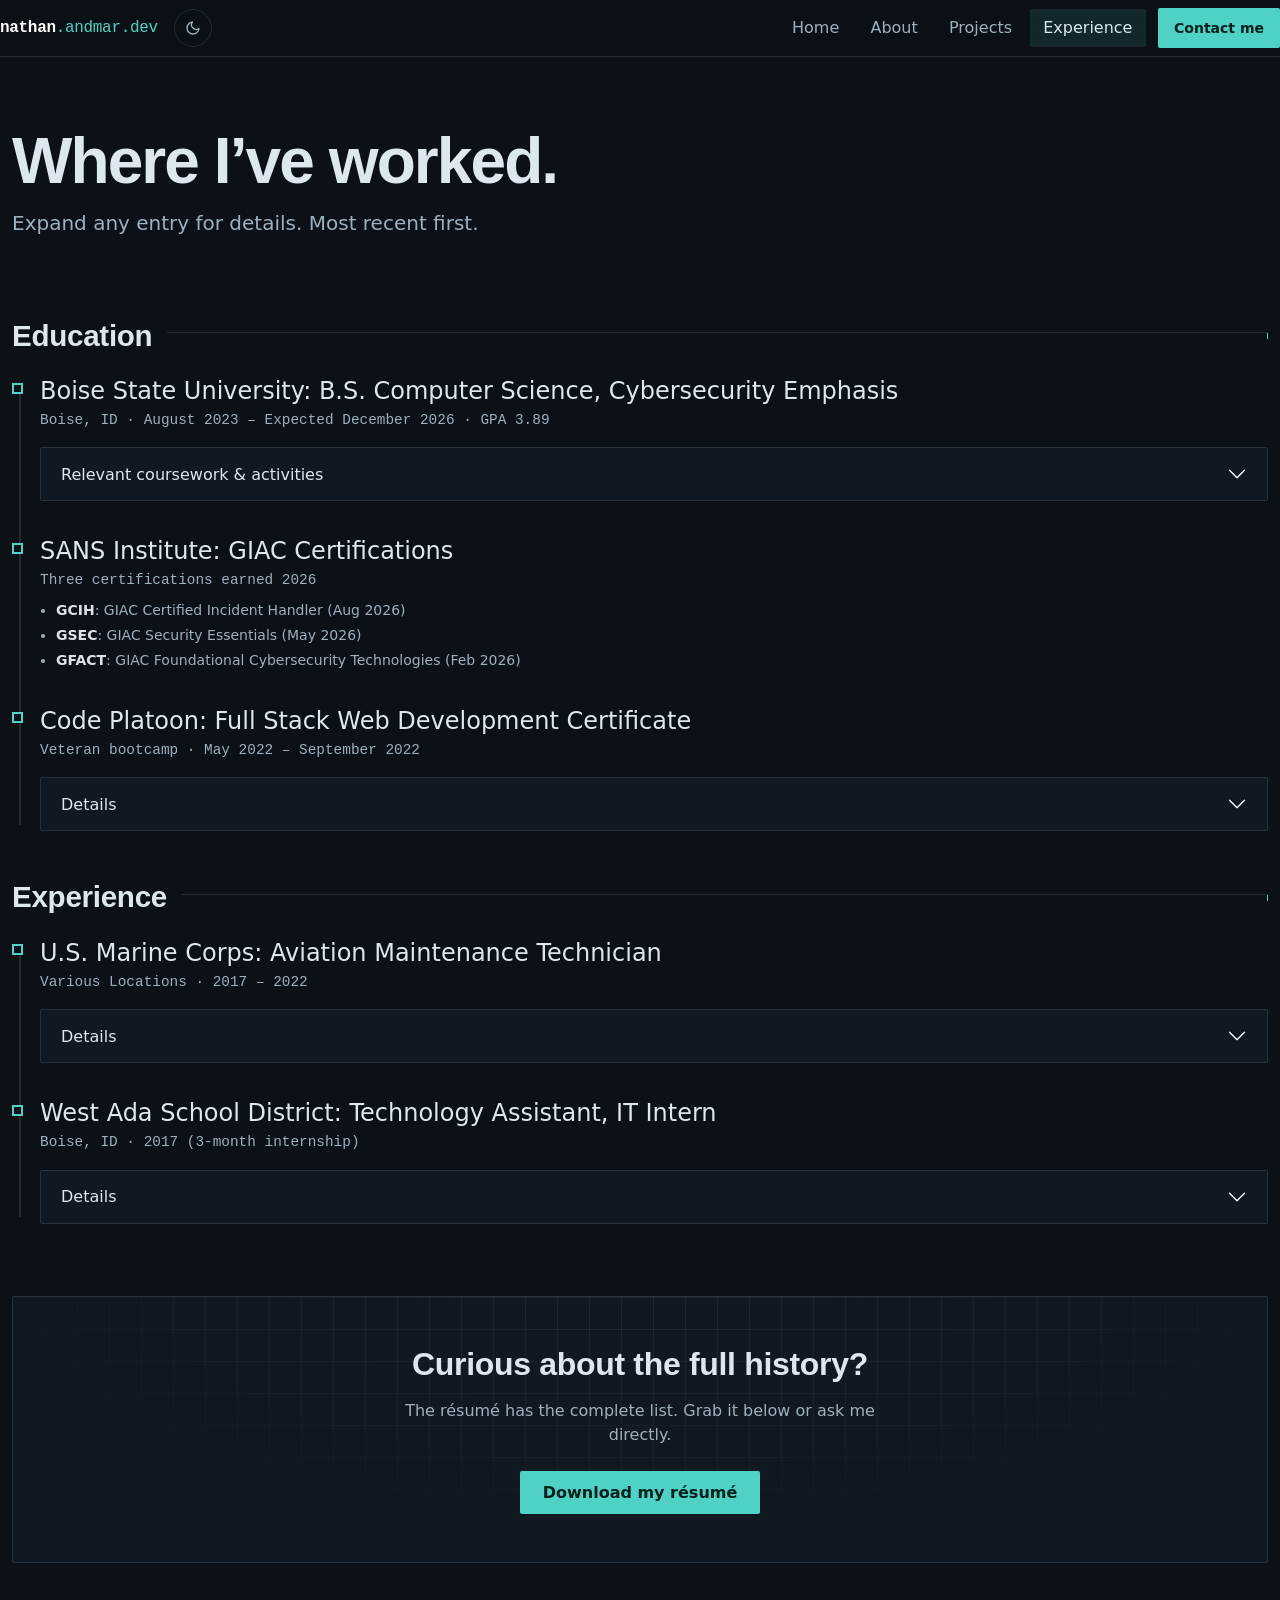
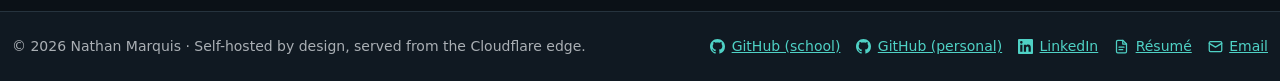
<file: experience.html>
<!DOCTYPE html>
<html lang="en" data-bs-theme="dark">
<head>
  <meta charset="UTF-8">
  <meta name="viewport" content="width=device-width, initial-scale=1.0">
  <title>Experience | Nathan Marquis</title>
  <meta name="description" content="Work experience and education of Nathan Marquis.">

  <meta property="og:title" content="Experience | Nathan Marquis">
  <meta property="og:description" content="Work experience and education.">
  <meta property="og:type" content="website">
  <meta property="og:url" content="https://nathan.andmar.dev/experience.html">

  <link rel="icon" href="favicon.svg" type="image/svg+xml">
  <link rel="stylesheet" href="assets/css/bootstrap.min.css">
  <link rel="stylesheet" href="styles.css">
  <script src="pt.js"></script>
</head>
<body data-page="experience">
  <a class="skip-link" href="#main">Skip to content</a>

  <header class="site-header sticky-top">
    <nav class="navbar navbar-expand-lg container-xxl" aria-label="Primary">
      <a class="navbar-brand fw-bold" href="index.html">nathan<span class="brand-dot">.andmar.dev</span></a>
      <div class="d-flex align-items-center gap-2 ms-lg-auto me-lg-3">
        <button id="themeToggle" type="button" aria-label="Toggle light / dark theme" title="Toggle theme">
          <svg class="icon-moon" width="16" height="16" viewBox="0 0 24 24" fill="none" stroke="currentColor" stroke-width="2" stroke-linecap="round" stroke-linejoin="round"><path d="M21 12.79A9 9 0 1 1 11.21 3 7 7 0 0 0 21 12.79z"/></svg>
          <svg class="icon-sun d-none" width="16" height="16" viewBox="0 0 24 24" fill="none" stroke="currentColor" stroke-width="2" stroke-linecap="round" stroke-linejoin="round"><circle cx="12" cy="12" r="5"/><path d="M12 1v2m0 18v2M4.22 4.22l1.42 1.42m12.72 12.72 1.42 1.42M1 12h2m18 0h2M4.22 19.78l1.42-1.42M18.36 5.64l1.42-1.42"/></svg>
        </button>
        <button class="navbar-toggler" type="button" data-bs-toggle="collapse" data-bs-target="#primaryNav"
                aria-controls="primaryNav" aria-expanded="false" aria-label="Toggle navigation">
          <span class="navbar-toggler-icon"></span>
        </button>
      </div>
      <div class="collapse navbar-collapse" id="primaryNav">
        <ul class="navbar-nav ms-auto align-items-lg-center gap-lg-1">
          <li class="nav-item"><a class="nav-link" href="index.html">Home</a></li>
          <li class="nav-item"><a class="nav-link" href="about.html">About</a></li>
          <li class="nav-item"><a class="nav-link" href="projects.html">Projects</a></li>
          <li class="nav-item"><a class="nav-link" href="experience.html">Experience</a></li>
          <li class="nav-item ms-lg-2"><a class="btn btn-primary btn-sm px-3 nav-cta" href="contact.html">Contact me</a></li>
        </ul>
      </div>
    </nav>
  </header>

  <main id="main" class="container-xxl">

    <!-- ================= PAGE HEAD ================= -->
    <section class="page-head" aria-labelledby="page-title">
      <h1 id="page-title" data-reveal>Where I&rsquo;ve worked.</h1>
      <p class="lead" data-reveal>Expand any entry for details. Most recent first.</p>
    </section>

    <!-- ================= EDUCATION ================= -->
    <section class="py-4" aria-label="Education timeline">
      <h2 id="education-h" class="section-title" data-reveal>Education</h2>
      <div class="timeline">

        <div class="timeline-item" data-reveal>
          <h3 class="h4 mb-1">Boise State University: B.S. Computer Science, Cybersecurity Emphasis</h3>
          <p class="timeline-meta mb-3">Boise, ID &middot; August 2023 &ndash; Expected December 2026 &middot; GPA 3.89</p>
          <div class="accordion" id="eduAcc1">
            <div class="accordion-item">
              <h4 class="accordion-header">
                <button class="accordion-button collapsed" type="button" data-bs-toggle="collapse"
                        data-bs-target="#eduC1" aria-expanded="false" aria-controls="eduC1">
                  Relevant coursework &amp; activities
                </button>
              </h4>
              <div id="eduC1" class="accordion-collapse collapse" data-bs-parent="#eduAcc1">
                <div class="accordion-body text-muted-custom small">
                  <ul class="mb-0 ps-3">
                    <li>Operating Systems (CS 452): processes, scheduling, memory management; systems programming in C</li>
                    <li>Computer Networks: TCP/IP stack, routing, and network security fundamentals</li>
                    <li>Network Security &amp; Defense: perimeter defense, detection, and secure network design</li>
                    <li>Ethical Hacking: reconnaissance, exploitation, and privilege escalation in controlled labs</li>
                    <li>Algebraic Cryptography: cryptographic foundations from first principles</li>
                    <li>Unix file permissions &amp; access control labs (CS 331)</li>
                  </ul>
                </div>
              </div>
            </div>
          </div>
        </div>

        <div class="timeline-item" data-reveal>
          <h3 class="h4 mb-1">SANS Institute: GIAC Certifications</h3>
          <p class="timeline-meta mb-2">Three certifications earned 2026</p>
          <ul class="mb-0 ps-3 text-muted-custom small">
            <li class="mb-1"><strong class="text-body">GCIH</strong>: GIAC Certified Incident Handler (Aug 2026)</li>
            <li class="mb-1"><strong class="text-body">GSEC</strong>: GIAC Security Essentials (May 2026)</li>
            <li><strong class="text-body">GFACT</strong>: GIAC Foundational Cybersecurity Technologies (Feb 2026)</li>
          </ul>
        </div>

        <div class="timeline-item" data-reveal>
          <h3 class="h4 mb-1">Code Platoon: Full Stack Web Development Certificate</h3>
          <p class="timeline-meta mb-3">Veteran bootcamp &middot; May 2022 &ndash; September 2022</p>
          <div class="accordion" id="eduAcc2">
            <div class="accordion-item">
              <h4 class="accordion-header">
                <button class="accordion-button collapsed" type="button" data-bs-toggle="collapse"
                        data-bs-target="#eduC2" aria-expanded="false" aria-controls="eduC2">
                  Details
                </button>
              </h4>
              <div id="eduC2" class="accordion-collapse collapse" data-bs-parent="#eduAcc2">
                <div class="accordion-body text-muted-custom small">
                  <ul class="mb-0 ps-3">
                    <li>Bootcamp-style full-stack curriculum for military veterans: React.js front ends, Django back ends, PostgreSQL, from schema design through deployment.</li>
                  </ul>
                </div>
              </div>
            </div>
          </div>
        </div>

      </div>
    </section>

    <!-- ================= TIMELINE / ACCORDION ================= -->
    <section class="py-4 pb-5" aria-label="Experience timeline">
      <h2 id="experience-h" class="section-title" data-reveal>Experience</h2>
      <div class="timeline">

        <div class="timeline-item" data-reveal>
          <h3 class="h4 mb-1">U.S. Marine Corps: Aviation Maintenance Technician</h3>
          <p class="timeline-meta mb-3">Various Locations &middot; 2017 &ndash; 2022</p>
          <div class="accordion" id="expAcc1">
            <div class="accordion-item">
              <h4 class="accordion-header">
                <button class="accordion-button collapsed" type="button" data-bs-toggle="collapse"
                        data-bs-target="#expC1" aria-expanded="false" aria-controls="expC1">
                  Details
                </button>
              </h4>
              <div id="expC1" class="accordion-collapse collapse" data-bs-parent="#expAcc1">
                <div class="accordion-body text-muted-custom small">
                  <ul class="mb-0 ps-3">
                    <li>Inspected, repaired, and maintained airframe and hydraulic systems for a fleet of <strong>28+ helicopters</strong>, applying systematic troubleshooting and quality-control processes to keep operations safe and incident-free.</li>
                    <li>Served as department sergeant: managed daily assignments, tracked readiness metrics, and oversaw operational planning for a <strong>40+ person team</strong>.</li>
                    <li>Acted as final quality-control inspector for aircraft repairs, directly contributing to <strong>571 successful flight hours</strong> with <strong>zero operational delays</strong>.</li>
                    <li>Administered a hazardous-materials compliance program (<strong>250+ items, $15K+</strong>) and coordinated logistics with supply and command teams for a 3-month deployment across multiple service branches.</li>
                  </ul>
                </div>
              </div>
            </div>
          </div>
        </div>

        <div class="timeline-item" data-reveal>
          <h3 class="h4 mb-1">West Ada School District: Technology Assistant, IT Intern</h3>
          <p class="timeline-meta mb-3">Boise, ID &middot; 2017 (3-month internship)</p>
          <div class="accordion" id="expAcc2">
            <div class="accordion-item">
              <h4 class="accordion-header">
                <button class="accordion-button collapsed" type="button" data-bs-toggle="collapse"
                        data-bs-target="#expC2" aria-expanded="false" aria-controls="expC2">
                  Details
                </button>
              </h4>
              <div id="expC2" class="accordion-collapse collapse" data-bs-parent="#expAcc2">
                <div class="accordion-body text-muted-custom small">
                  <ul class="mb-0 ps-3">
                    <li>Installed and configured hardware and software across <strong>49 schools</strong>, ensuring system readiness for the upcoming academic year.</li>
                    <li>Supported learning-platform access for <strong>35,000+ students</strong> by troubleshooting software issues and updating district systems.</li>
                  </ul>
                </div>
              </div>
            </div>
          </div>
        </div>

      </div>
    </section>

    <!-- ================= CTA ================= -->
    <section class="py-4 pb-5" aria-label="Contact call to action">
      <div class="cta-banner" data-reveal>
        <h2 class="display-head mb-3">Curious about the full history?</h2>
        <p class="text-muted-custom cta-copy mx-auto mb-4">
          The résumé has the complete list. Grab it below or ask me directly.
        </p>
        <a href="resume.pdf" download class="btn btn-primary">Download my résumé</a>
      </div>
    </section>

  </main>

  <footer class="site-footer mt-auto">
    <div class="container-xxl d-flex flex-wrap justify-content-between align-items-center gap-2 py-4">
      <p class="mb-0 small text-body-secondary">&copy; <span id="year">2026</span> Nathan Marquis &middot; Self-hosted by design, served from the Cloudflare edge.</p>
      <p class="mb-0 small text-body-secondary d-flex gap-3">
        <a href="https://github.com/NathanMarquis659" rel="me"><svg width="15" height="15" viewBox="0 0 16 16" fill="currentColor" aria-hidden="true"><path d="M8 0C3.58 0 0 3.58 0 8c0 3.54 2.29 6.53 5.47 7.59.4.07.55-.17.55-.38 0-.19-.01-.82-.01-1.49-2.01.37-2.53-.49-2.69-.94-.09-.23-.48-.94-.82-1.13-.28-.15-.68-.52-.01-.53.63-.01 1.08.58 1.23.82.72 1.21 1.87.87 2.33.66.07-.52.28-.87.51-1.07-1.78-.2-3.64-.89-3.64-3.95 0-.87.31-1.59.82-2.15-.08-.2-.36-1.02.08-2.12 0 0 .67-.21 2.2.82.64-.18 1.32-.27 2-.27.68 0 1.36.09 2 .27 1.53-1.04 2.2-.82 2.2-.82.44 1.1.16 1.92.08 2.12.51.56.82 1.27.82 2.15 0 3.07-1.87 3.75-3.65 3.95.29.25.54.73.54 1.48 0 1.07-.01 1.93-.01 2.2 0 .21.15.46.55.38A8.013 8.013 0 0016 8c0-4.42-3.58-8-8-8z"/></svg>GitHub (school)</a>
        <a href="https://github.com/NathanMarquis" rel="me"><svg width="15" height="15" viewBox="0 0 16 16" fill="currentColor" aria-hidden="true"><path d="M8 0C3.58 0 0 3.58 0 8c0 3.54 2.29 6.53 5.47 7.59.4.07.55-.17.55-.38 0-.19-.01-.82-.01-1.49-2.01.37-2.53-.49-2.69-.94-.09-.23-.48-.94-.82-1.13-.28-.15-.68-.52-.01-.53.63-.01 1.08.58 1.23.82.72 1.21 1.87.87 2.33.66.07-.52.28-.87.51-1.07-1.78-.2-3.64-.89-3.64-3.95 0-.87.31-1.59.82-2.15-.08-.2-.36-1.02.08-2.12 0 0 .67-.21 2.2.82.64-.18 1.32-.27 2-.27.68 0 1.36.09 2 .27 1.53-1.04 2.2-.82 2.2-.82.44 1.1.16 1.92.08 2.12.51.56.82 1.27.82 2.15 0 3.07-1.87 3.75-3.65 3.95.29.25.54.73.54 1.48 0 1.07-.01 1.93-.01 2.2 0 .21.15.46.55.38A8.013 8.013 0 0016 8c0-4.42-3.58-8-8-8z"/></svg>GitHub (personal)</a>
        <a href="https://www.linkedin.com/in/nathanmarquis" rel="me"><svg width="15" height="15" viewBox="0 0 24 24" fill="currentColor" aria-hidden="true"><path d="M20.447 20.452h-3.554v-5.569c0-1.328-.027-3.037-1.852-3.037-1.853 0-2.136 1.445-2.136 2.939v5.667H9.351V9h3.414v1.561h.046c.477-.9 1.637-1.85 3.37-1.85 3.601 0 4.267 2.37 4.267 5.455v6.286zM5.337 7.433a2.062 2.062 0 01-2.063-2.065 2.064 2.064 0 112.063 2.065zm1.782 13.019H3.555V9h3.564v11.452zM22.225 0H1.771C.792 0 0 .774 0 1.729v20.542C0 23.227.792 24 1.771 24h20.451C23.2 24 24 23.227 24 22.271V1.729C24 .774 23.2 0 22.222 0h.003z"/></svg>LinkedIn</a>
        <a href="resume.pdf" download><svg width="15" height="15" viewBox="0 0 24 24" fill="none" stroke="currentColor" stroke-width="2" stroke-linecap="round" stroke-linejoin="round" aria-hidden="true"><path d="M14 2H6a2 2 0 0 0-2 2v16a2 2 0 0 0 2 2h12a2 2 0 0 0 2-2V8z"/><path d="M14 2v6h6M8 13h8M8 17h6"/></svg>R&eacute;sum&eacute;</a>
        <a href="mailto:nathanmarquis23@gmail.com"><svg width="15" height="15" viewBox="0 0 24 24" fill="none" stroke="currentColor" stroke-width="2" stroke-linecap="round" stroke-linejoin="round" aria-hidden="true"><rect x="2" y="4" width="20" height="16" rx="2"/><path d="m22 7-10 6L2 7"/></svg>Email</a>
      </p>
    </div>
  </footer>

  <script src="assets/js/bootstrap.bundle.min.js"></script>
  <script src="site.js"></script>
</body>
</html>
</file>
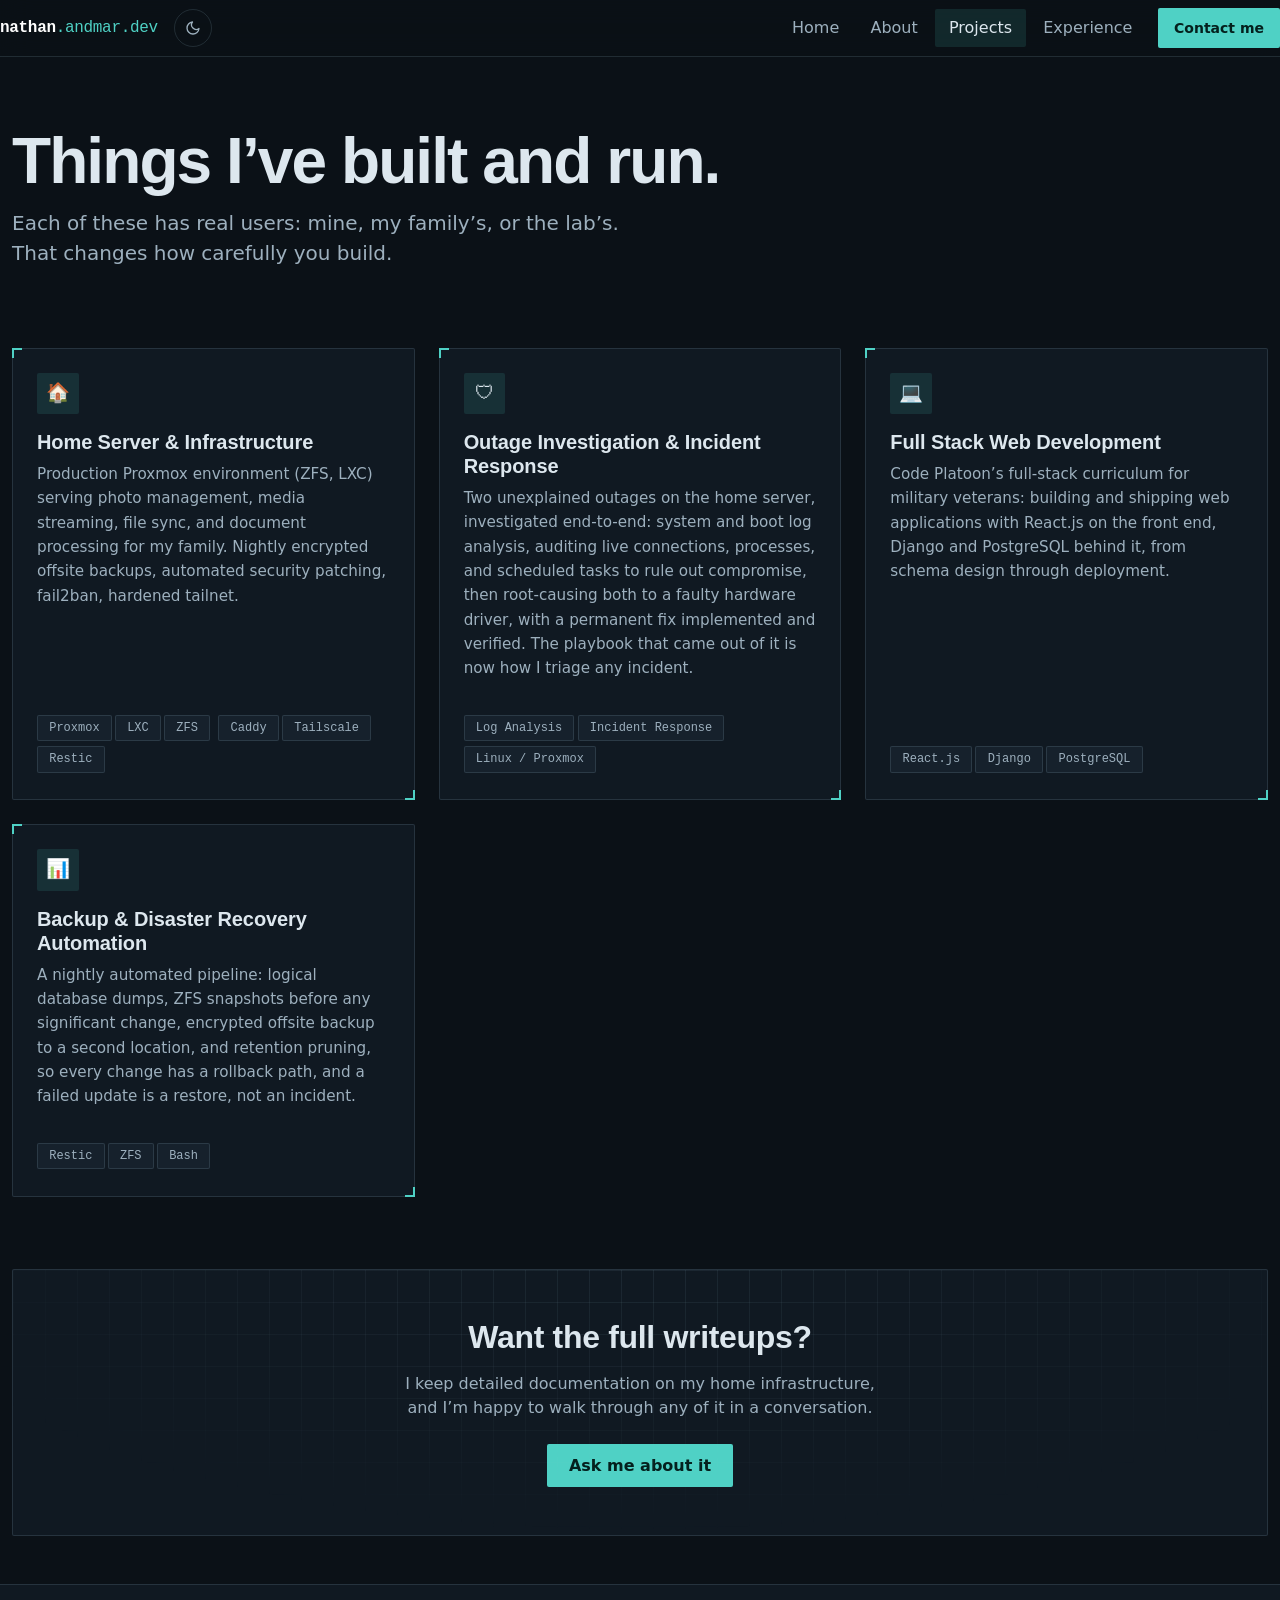
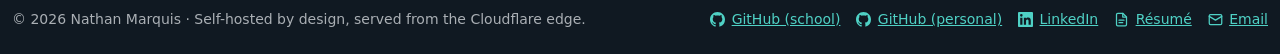
<file: projects.html>
<!DOCTYPE html>
<html lang="en" data-bs-theme="dark">
<head>
  <meta charset="UTF-8">
  <meta name="viewport" content="width=device-width, initial-scale=1.0">
  <title>Projects | Nathan Marquis</title>
  <meta name="description" content="Selected projects by Nathan Marquis: self-hosted infrastructure, security tooling, and coursework.">

  <meta property="og:title" content="Projects | Nathan Marquis">
  <meta property="og:description" content="Selected projects: infrastructure, security, and software.">
  <meta property="og:type" content="website">
  <meta property="og:url" content="https://nathan.andmar.dev/projects.html">

  <link rel="icon" href="favicon.svg" type="image/svg+xml">
  <link rel="stylesheet" href="assets/css/bootstrap.min.css">
  <link rel="stylesheet" href="styles.css">
  <script src="pt.js"></script>
</head>
<body data-page="projects">
  <a class="skip-link" href="#main">Skip to content</a>

  <header class="site-header sticky-top">
    <nav class="navbar navbar-expand-lg container-xxl" aria-label="Primary">
      <a class="navbar-brand fw-bold" href="index.html">nathan<span class="brand-dot">.andmar.dev</span></a>
      <div class="d-flex align-items-center gap-2 ms-lg-auto me-lg-3">
        <button id="themeToggle" type="button" aria-label="Toggle light / dark theme" title="Toggle theme">
          <svg class="icon-moon" width="16" height="16" viewBox="0 0 24 24" fill="none" stroke="currentColor" stroke-width="2" stroke-linecap="round" stroke-linejoin="round"><path d="M21 12.79A9 9 0 1 1 11.21 3 7 7 0 0 0 21 12.79z"/></svg>
          <svg class="icon-sun d-none" width="16" height="16" viewBox="0 0 24 24" fill="none" stroke="currentColor" stroke-width="2" stroke-linecap="round" stroke-linejoin="round"><circle cx="12" cy="12" r="5"/><path d="M12 1v2m0 18v2M4.22 4.22l1.42 1.42m12.72 12.72 1.42 1.42M1 12h2m18 0h2M4.22 19.78l1.42-1.42M18.36 5.64l1.42-1.42"/></svg>
        </button>
        <button class="navbar-toggler" type="button" data-bs-toggle="collapse" data-bs-target="#primaryNav"
                aria-controls="primaryNav" aria-expanded="false" aria-label="Toggle navigation">
          <span class="navbar-toggler-icon"></span>
        </button>
      </div>
      <div class="collapse navbar-collapse" id="primaryNav">
        <ul class="navbar-nav ms-auto align-items-lg-center gap-lg-1">
          <li class="nav-item"><a class="nav-link" href="index.html">Home</a></li>
          <li class="nav-item"><a class="nav-link" href="about.html">About</a></li>
          <li class="nav-item"><a class="nav-link" href="projects.html">Projects</a></li>
          <li class="nav-item"><a class="nav-link" href="experience.html">Experience</a></li>
          <li class="nav-item ms-lg-2"><a class="btn btn-primary btn-sm px-3 nav-cta" href="contact.html">Contact me</a></li>
        </ul>
      </div>
    </nav>
  </header>

  <main id="main" class="container-xxl">

    <!-- ================= PAGE HEAD ================= -->
    <section class="page-head" aria-labelledby="page-title">
      <h1 id="page-title" data-reveal>Things I&rsquo;ve built and run.</h1>
      <p class="lead" data-reveal>Each of these has real users: mine, my family&rsquo;s, or the lab&rsquo;s. That changes how carefully you build.</p>
    </section>

    <!-- ================= PROJECT GRID ================= -->
    <section class="py-4 pb-5" aria-label="Project list">

      <div class="row g-4">

        <div class="col-md-6 col-lg-4" data-reveal>
          <div class="card-surface d-flex flex-column">
            <div class="card-icon">&#127968;</div>
            <h3 class="h5 mb-2">Home Server &amp; Infrastructure</h3>
            <p class="text-muted-custom small flex-grow-1">
              Production Proxmox environment (ZFS, LXC) serving photo management, media
              streaming, file sync, and document processing for my family. Nightly encrypted
              offsite backups, automated security patching, fail2ban, hardened tailnet.
            </p>
            <div class="mt-3">
              <span class="tag">Proxmox</span><span class="tag">LXC</span><span class="tag">ZFS</span>
              <span class="tag">Caddy</span><span class="tag">Tailscale</span><span class="tag">Restic</span>
            </div>
          </div>
        </div>

        <div class="col-md-6 col-lg-4" data-reveal>
          <div class="card-surface d-flex flex-column">
            <div class="card-icon">&#128737;</div>
            <h3 class="h5 mb-2">Outage Investigation &amp; Incident Response</h3>
            <p class="text-muted-custom small flex-grow-1">
              Two unexplained outages on the home server, investigated end-to-end: system and
              boot log analysis, auditing live connections, processes, and scheduled tasks to
              rule out compromise, then root-causing both to a faulty hardware driver, with a
              permanent fix implemented and verified. The playbook that came out of it is now
              how I triage any incident.
            </p>
            <div class="mt-3">
              <span class="tag">Log Analysis</span><span class="tag">Incident Response</span><span class="tag">Linux / Proxmox</span>
            </div>
          </div>
        </div>

        <div class="col-md-6 col-lg-4" data-reveal>
          <div class="card-surface d-flex flex-column">
            <div class="card-icon">&#128187;</div>
            <h3 class="h5 mb-2">Full Stack Web Development</h3>
            <p class="text-muted-custom small flex-grow-1">
              Code Platoon&rsquo;s full-stack curriculum for military veterans: building and
              shipping web applications with React.js on the front end, Django and PostgreSQL
              behind it, from schema design through deployment.
            </p>
            <div class="mt-3">
              <span class="tag">React.js</span><span class="tag">Django</span><span class="tag">PostgreSQL</span>
            </div>
          </div>
        </div>

        <div class="col-md-6 col-lg-4" data-reveal>
          <div class="card-surface d-flex flex-column">
            <div class="card-icon">&#128202;</div>
            <h3 class="h5 mb-2">Backup &amp; Disaster Recovery Automation</h3>
            <p class="text-muted-custom small flex-grow-1">
              A nightly automated pipeline: logical database dumps, ZFS snapshots before any
              significant change, encrypted offsite backup to a second location, and retention
              pruning, so every change has a rollback path, and a failed update is a restore,
              not an incident.
            </p>
            <div class="mt-3">
              <span class="tag">Restic</span><span class="tag">ZFS</span><span class="tag">Bash</span>
            </div>
          </div>
        </div>

      </div>
    </section>

    <!-- ================= CTA ================= -->
    <section class="py-4 pb-5" aria-label="Contact call to action">
      <div class="cta-banner" data-reveal>
        <h2 class="display-head mb-3">Want the full writeups?</h2>
        <p class="text-muted-custom cta-copy mx-auto mb-4">
          I keep detailed documentation on my home infrastructure, and I&rsquo;m happy to walk through
          any of it in a conversation.
        </p>
        <a href="contact.html" class="btn btn-primary">Ask me about it</a>
      </div>
    </section>

  </main>

  <footer class="site-footer mt-auto">
    <div class="container-xxl d-flex flex-wrap justify-content-between align-items-center gap-2 py-4">
      <p class="mb-0 small text-body-secondary">&copy; <span id="year">2026</span> Nathan Marquis &middot; Self-hosted by design, served from the Cloudflare edge.</p>
      <p class="mb-0 small text-body-secondary d-flex gap-3">
        <a href="https://github.com/NathanMarquis659" rel="me"><svg width="15" height="15" viewBox="0 0 16 16" fill="currentColor" aria-hidden="true"><path d="M8 0C3.58 0 0 3.58 0 8c0 3.54 2.29 6.53 5.47 7.59.4.07.55-.17.55-.38 0-.19-.01-.82-.01-1.49-2.01.37-2.53-.49-2.69-.94-.09-.23-.48-.94-.82-1.13-.28-.15-.68-.52-.01-.53.63-.01 1.08.58 1.23.82.72 1.21 1.87.87 2.33.66.07-.52.28-.87.51-1.07-1.78-.2-3.64-.89-3.64-3.95 0-.87.31-1.59.82-2.15-.08-.2-.36-1.02.08-2.12 0 0 .67-.21 2.2.82.64-.18 1.32-.27 2-.27.68 0 1.36.09 2 .27 1.53-1.04 2.2-.82 2.2-.82.44 1.1.16 1.92.08 2.12.51.56.82 1.27.82 2.15 0 3.07-1.87 3.75-3.65 3.95.29.25.54.73.54 1.48 0 1.07-.01 1.93-.01 2.2 0 .21.15.46.55.38A8.013 8.013 0 0016 8c0-4.42-3.58-8-8-8z"/></svg>GitHub (school)</a>
        <a href="https://github.com/NathanMarquis" rel="me"><svg width="15" height="15" viewBox="0 0 16 16" fill="currentColor" aria-hidden="true"><path d="M8 0C3.58 0 0 3.58 0 8c0 3.54 2.29 6.53 5.47 7.59.4.07.55-.17.55-.38 0-.19-.01-.82-.01-1.49-2.01.37-2.53-.49-2.69-.94-.09-.23-.48-.94-.82-1.13-.28-.15-.68-.52-.01-.53.63-.01 1.08.58 1.23.82.72 1.21 1.87.87 2.33.66.07-.52.28-.87.51-1.07-1.78-.2-3.64-.89-3.64-3.95 0-.87.31-1.59.82-2.15-.08-.2-.36-1.02.08-2.12 0 0 .67-.21 2.2.82.64-.18 1.32-.27 2-.27.68 0 1.36.09 2 .27 1.53-1.04 2.2-.82 2.2-.82.44 1.1.16 1.92.08 2.12.51.56.82 1.27.82 2.15 0 3.07-1.87 3.75-3.65 3.95.29.25.54.73.54 1.48 0 1.07-.01 1.93-.01 2.2 0 .21.15.46.55.38A8.013 8.013 0 0016 8c0-4.42-3.58-8-8-8z"/></svg>GitHub (personal)</a>
        <a href="https://www.linkedin.com/in/nathanmarquis" rel="me"><svg width="15" height="15" viewBox="0 0 24 24" fill="currentColor" aria-hidden="true"><path d="M20.447 20.452h-3.554v-5.569c0-1.328-.027-3.037-1.852-3.037-1.853 0-2.136 1.445-2.136 2.939v5.667H9.351V9h3.414v1.561h.046c.477-.9 1.637-1.85 3.37-1.85 3.601 0 4.267 2.37 4.267 5.455v6.286zM5.337 7.433a2.062 2.062 0 01-2.063-2.065 2.064 2.064 0 112.063 2.065zm1.782 13.019H3.555V9h3.564v11.452zM22.225 0H1.771C.792 0 0 .774 0 1.729v20.542C0 23.227.792 24 1.771 24h20.451C23.2 24 24 23.227 24 22.271V1.729C24 .774 23.2 0 22.222 0h.003z"/></svg>LinkedIn</a>
        <a href="resume.pdf" download><svg width="15" height="15" viewBox="0 0 24 24" fill="none" stroke="currentColor" stroke-width="2" stroke-linecap="round" stroke-linejoin="round" aria-hidden="true"><path d="M14 2H6a2 2 0 0 0-2 2v16a2 2 0 0 0 2 2h12a2 2 0 0 0 2-2V8z"/><path d="M14 2v6h6M8 13h8M8 17h6"/></svg>R&eacute;sum&eacute;</a>
        <a href="mailto:nathanmarquis23@gmail.com"><svg width="15" height="15" viewBox="0 0 24 24" fill="none" stroke="currentColor" stroke-width="2" stroke-linecap="round" stroke-linejoin="round" aria-hidden="true"><rect x="2" y="4" width="20" height="16" rx="2"/><path d="m22 7-10 6L2 7"/></svg>Email</a>
      </p>
    </div>
  </footer>

  <script src="assets/js/bootstrap.bundle.min.js"></script>
  <script src="site.js"></script>
</body>
</html>
</file>
<file: styles.css>
/* ============================================================
   nathan.andmar.dev: custom design layer on top of Bootstrap 5.3.3
   (bootstrap.min.css is loaded first; this file wins on conflicts)
   Dark by default, light theme via [data-bs-theme="light"].
   No web fonts: DIN-style system display face + system sans body + mono for data.
   ============================================================ */

:root {
  --bg: #0b1117;
  --surface: #101922;
  --surface-2: #16212c;
  --border: rgba(160, 200, 220, 0.15);
  --fg: #dde7ee;
  --muted: #9db0be;
  --accent: #4fd1c5;
  --accent-ink: #04201d;
  --accent-soft: rgba(79, 209, 197, 0.12);
  --grid: rgba(160, 200, 220, 0.09);
  --radius: 2px;
  --font-display: Bahnschrift, "DIN Alternate", "Helvetica Neue", "Arial Nova", Arial, sans-serif;
  --font-mono: ui-monospace, "SF Mono", SFMono-Regular, Menlo, Consolas, monospace;
}

[data-bs-theme="light"] {
  --bg: #edf1f3;
  --surface: #f9fbfb;
  --surface-2: #e1e8eb;
  --border: rgba(15, 40, 55, 0.18);
  --fg: #0f1c25;
  --muted: #3f505c;
  --accent: #00756c;
  --accent-ink: #f4fffd;
  --accent-soft: rgba(0, 117, 108, 0.1);
  --grid: rgba(15, 40, 55, 0.06);
}

/* ---------- base ---------- */

html { scroll-behavior: smooth; }

body {
  background: var(--bg);
  color: var(--fg);
  font-family: system-ui, -apple-system, "Segoe UI", Roboto, Helvetica, Arial, sans-serif;
  min-height: 100vh;
  display: flex;
  flex-direction: column;
}

::selection { background: var(--accent); color: var(--accent-ink); }

main { flex: 1 0 auto; }

h1, h2, .display-head { font-family: var(--font-display); font-weight: 600; letter-spacing: -0.01em; }

.text-muted-custom { color: var(--muted) !important; }

/* emphasis: key phrases step up to full-strength text, the one that matters gets an underline */
strong { color: var(--fg); font-weight: 600; }
.hl {
  text-decoration: underline;
  text-decoration-color: var(--accent);
  text-decoration-thickness: 2px;
  text-underline-offset: 0.22em;
}

a { color: var(--accent); transition: color 0.2s ease; }

/* ---------- navbar (glassy) ---------- */

.site-header {
  background: color-mix(in srgb, var(--bg) 78%, transparent);
  -webkit-backdrop-filter: blur(14px);
  backdrop-filter: blur(14px);
  border-bottom: 1px solid var(--border);
}

.navbar-brand { font-family: var(--font-mono); font-size: 1rem; letter-spacing: -0.02em; }
.navbar-brand .brand-dot { color: var(--accent); font-weight: 400; }

.nav-link {
  color: var(--muted) !important;
  font-weight: 500;
  border-radius: var(--radius);
  padding: 0.45rem 0.85rem !important;
  transition: color 0.2s ease, background-color 0.2s ease;
}
.nav-link:hover { color: var(--fg) !important; background: var(--accent-soft); }

/* active page indicator, driven by body[data-page] */
body[data-page="home"] .nav-link[href="index.html"],
body[data-page="about"] .nav-link[href="about.html"],
body[data-page="projects"] .nav-link[href="projects.html"],
body[data-page="experience"] .nav-link[href="experience.html"],
body[data-page="contact"] .nav-link[href="contact.html"] {
  color: var(--fg) !important;
  background: var(--accent-soft);
}

.nav-cta { border: none; }

#themeToggle {
  border: 1px solid var(--border);
  background: transparent;
  color: var(--muted);
  width: 2.4rem; height: 2.4rem;
  border-radius: 50%;
  display: inline-flex; align-items: center; justify-content: center;
  transition: color 0.2s ease, border-color 0.2s ease, transform 0.3s ease;
}
#themeToggle:hover { color: var(--fg); border-color: var(--accent); transform: rotate(30deg); }

/* ---------- hero (home) ---------- */

.hero {
  position: relative;
  min-height: calc(100vh - 4.5rem);
  display: flex;
  align-items: center;
  padding: 4rem 0;
}

.hero .container-xxl { position: relative; z-index: 1; }

/* drafting grid, fading out toward the edges */
.hero::before {
  content: "";
  position: absolute; inset: 0;
  background-image:
    linear-gradient(var(--grid) 1px, transparent 1px),
    linear-gradient(90deg, var(--grid) 1px, transparent 1px);
  background-size: 48px 48px;
  -webkit-mask-image: radial-gradient(ellipse 70% 70% at 70% 50%, #000, transparent);
  mask-image: radial-gradient(ellipse 70% 70% at 70% 50%, #000, transparent);
  pointer-events: none;
}

/* data plate: the hero's visual, plain facts in a placard */
.plate {
  position: relative;
  margin: 0;
  border: 1px solid var(--border);
  background: color-mix(in srgb, var(--surface) 85%, transparent);
  font-family: var(--font-mono);
  font-size: 0.82rem;
}
.plate > div {
  display: grid; grid-template-columns: 5.5rem 1fr; gap: 1rem;
  padding: 0.7rem 1rem;
  border-top: 1px solid var(--border);
}
.plate > div:first-child { border-top: 0; }
.plate dt { color: var(--muted); font-weight: 400; }
.plate dd { margin: 0; color: var(--fg); }

.hero h1 {
  font-size: clamp(3rem, 7vw, 6rem);
  font-weight: 700;
  letter-spacing: -0.035em;
  line-height: 0.95;
  margin: 0.9rem 0 1rem;
}

.hero .lead { color: var(--muted); max-width: 34rem; font-size: 1.25rem; line-height: 1.55; }

.status-line {
  display: inline-flex; align-items: center; gap: 0.55rem;
  font-family: var(--font-mono); font-size: 0.85rem;
  color: var(--muted);
  border: 1px solid var(--border);
  background: var(--surface);
  border-radius: 999px;
  padding: 0.4rem 1rem;
}
.status-dot {
  width: 8px; height: 8px; border-radius: 50%;
  background: var(--accent);
}

/* a link that reads as plain text until you hover it */
.quiet-link {
  color: inherit;
  text-decoration: underline dotted;
  text-decoration-color: color-mix(in srgb, currentColor 35%, transparent);
  text-underline-offset: 0.25em;
  transition: color 0.2s ease, text-decoration-color 0.2s ease;
}
.quiet-link:hover, .quiet-link:focus-visible { color: var(--accent); text-decoration-color: var(--accent); }

/* ---------- buttons ---------- */

.btn-primary {
  background: var(--accent);
  border: none;
  color: var(--accent-ink);
  font-weight: 600;
  padding: 0.6rem 1.4rem;
  border-radius: var(--radius);
  transition: filter 0.2s ease;
}
.btn-primary:hover { color: var(--accent-ink); filter: brightness(1.1); }

.btn-outline-light-custom {
  border: 1px solid var(--border);
  color: var(--fg);
  background: transparent;
  font-weight: 600;
  padding: 0.6rem 1.4rem;
  border-radius: var(--radius);
  transition: border-color 0.2s ease, background-color 0.2s ease;
}
.btn-outline-light-custom:hover {
  border-color: var(--accent);
  color: var(--fg);
  background: var(--accent-soft);
}

/* ---------- page headers (subpages) ---------- */

.page-head { padding: 4.5rem 0 2.5rem; }
.page-head h1 { font-size: clamp(2.5rem, 5vw, 4rem); font-weight: 700; letter-spacing: -0.03em; line-height: 1; margin: 0 0 0.9rem; }
.page-head .lead { color: var(--muted); max-width: 40rem; }

.section-title {
  font-size: 1.85rem;
  font-weight: 700;
  margin-bottom: 1.5rem;
  display: flex; align-items: center; gap: 0.9rem;
}
.section-title::after {
  content: "";
  flex: 1;
  height: 7px;
  border-top: 1px solid var(--border);
  background: linear-gradient(var(--accent), var(--accent)) right top / 1px 7px no-repeat;
}

/* ---------- corner brackets (plate, cards, CTA) ---------- */

.plate::before, .plate::after,
.card-surface::before, .card-surface::after {
  content: "";
  position: absolute;
  width: 10px; height: 10px;
  border: 0 solid var(--accent);
  pointer-events: none;
}
.plate::before, .card-surface::before { top: -1px; left: -1px; border-top-width: 2px; border-left-width: 2px; }
.plate::after, .card-surface::after { bottom: -1px; right: -1px; border-bottom-width: 2px; border-right-width: 2px; }

/* ---------- cards ---------- */

.card-surface {
  position: relative;
  background: var(--surface);
  border: 1px solid var(--border);
  border-radius: var(--radius);
  padding: 1.5rem;
  height: 100%;
}

/* The index "More work" card is fully clickable via Bootstrap's .stretched-link:
   the anchor's ::after overlay covers the whole card because .card-surface is
   position: relative. Give keyboard focus the same cue as hover. */
.card-surface:has(a.stretched-link:focus-visible) {
  border-color: var(--accent);
}

.card-surface h3 { font-family: var(--font-display); font-weight: 600; letter-spacing: -0.005em; }
.card-surface p.small { font-size: 0.95rem; line-height: 1.6; }

.card-icon {
  width: 2.6rem; height: 2.6rem;
  border-radius: var(--radius);
  background: var(--accent-soft);
  display: flex; align-items: center; justify-content: center;
  font-size: 1.2rem;
  margin-bottom: 1rem;
}

.tag {
  display: inline-block;
  font-family: var(--font-mono);
  font-size: 0.75rem;
  color: var(--muted);
  border: 1px solid var(--border);
  background: var(--surface-2);
  border-radius: var(--radius);
  padding: 0.2rem 0.7rem;
  margin: 0.15rem 0.2rem 0.15rem 0;
}

/* ---------- stat rows ---------- */

.stats li {
  display: flex; align-items: baseline; gap: 0.9rem;
  padding: 0.55rem 0;
  border-top: 1px solid var(--border);
  color: var(--muted); font-size: 0.95rem; line-height: 1.35;
}
.stats li:first-child { border-top: 0; padding-top: 0; }
.stats strong {
  flex: none; min-width: 4.4rem;
  font-family: var(--font-mono); font-size: 1.7rem; font-weight: 600;
  letter-spacing: -0.04em; color: var(--accent);
}

/* ---------- timeline (experience / about) ---------- */

.timeline { position: relative; padding-left: 1.75rem; }
.timeline::before {
  content: "";
  position: absolute; left: 0.45rem; top: 0.4rem; bottom: 0.4rem;
  width: 2px;
  background: var(--border);
}
.timeline-item { position: relative; padding-bottom: 2.25rem; }
.timeline-item:last-child { padding-bottom: 0; }
.timeline-item::before {
  content: "";
  position: absolute; left: -1.75rem; top: 0.35rem;
  width: 11px; height: 11px;
  background: var(--bg);
  border: 2px solid var(--accent);
}
.timeline-item h3 { margin-bottom: 0.15rem; }
.timeline-meta { color: var(--muted); font-size: 0.9rem; font-family: var(--font-mono); }

/* ---------- accordion (Bootstrap's blue defaults overridden) ---------- */

.accordion {
  --bs-accordion-bg: var(--surface);
  --bs-accordion-color: var(--fg);
  --bs-accordion-border-color: var(--border);
  --bs-accordion-border-radius: var(--radius);
  --bs-accordion-inner-border-radius: var(--radius);
  --bs-accordion-btn-color: var(--fg);
  --bs-accordion-btn-bg: var(--surface);
  --bs-accordion-active-color: var(--fg);
  --bs-accordion-active-bg: var(--surface-2);
  --bs-accordion-btn-focus-box-shadow: 0 0 0 0.2rem var(--accent-soft);
}
.accordion-button::after { filter: grayscale(1); }
[data-bs-theme="dark"] .accordion-button::after { filter: grayscale(1) brightness(1.6); }

/* ---------- skill chips ---------- */

.chip {
  display: inline-block;
  background: var(--surface);
  border: 1px solid var(--border);
  color: var(--fg);
  border-radius: var(--radius);
  padding: 0.45rem 1.1rem;
  font-size: 0.92rem;
  margin: 0.25rem;
  transition: border-color 0.2s ease;
}
.chip:hover { border-color: var(--accent); }

/* ---------- CTA banner (home bottom) ---------- */

.cta-banner {
  position: relative;
  background: var(--surface);
  border: 1px solid var(--border);
  border-radius: var(--radius);
  padding: 3rem 2rem;
  text-align: center;
  overflow: hidden;
}
.cta-banner::before {
  content: "";
  position: absolute; inset: 0;
  background-image:
    linear-gradient(var(--grid) 1px, transparent 1px),
    linear-gradient(90deg, var(--grid) 1px, transparent 1px);
  background-size: 32px 32px;
  -webkit-mask-image: radial-gradient(ellipse 60% 100% at 50% 0%, #000, transparent);
  mask-image: radial-gradient(ellipse 60% 100% at 50% 0%, #000, transparent);
  pointer-events: none;
}

.cta-copy { max-width: 30rem; }

/* ---------- contact ---------- */

/* ---------- contact ---------- */

.mail-link {
  display: inline-block;
  font-family: var(--font-mono);
  font-size: clamp(1.05rem, 2.7vw, 1.9rem);
  letter-spacing: -0.03em;
  color: var(--fg);
  text-decoration: none;
  overflow-wrap: anywhere;
  padding-bottom: 0.25rem;
  border-bottom: 2px solid var(--accent);
  transition: color 0.2s ease;
}
.mail-link:hover { color: var(--accent); }

.channels { margin: 0; padding: 0; list-style: none; border-bottom: 1px solid var(--border); }
.channels a {
  display: grid; grid-template-columns: 1.25rem 1fr auto; align-items: center; gap: 1rem;
  padding: 1rem 0.9rem;
  border-top: 1px solid var(--border);
  color: var(--fg); text-decoration: none;
  transition: background-color 0.2s ease, box-shadow 0.2s ease;
}
.channels a:hover, .channels a:focus-visible {
  background: var(--accent-soft);
  box-shadow: inset 2px 0 0 var(--accent);
}
.channels svg { color: var(--accent); }
.channels .name { font-weight: 600; }
.channels .handle { font-family: var(--font-mono); font-size: 0.85rem; color: var(--muted); }

/* ---------- footer ---------- */

.site-footer {
  flex-shrink: 0;
  border-top: 1px solid var(--border);
  background: var(--surface);
  margin-top: 4rem;
}

.site-footer a { display: inline-flex; align-items: center; gap: 0.4rem; }
.site-footer a svg { flex: none; }

/* ---------- scroll-reveal transitions ---------- */

[data-reveal] {
  opacity: 0;
  transform: translateY(22px) scale(0.985);
  transition: opacity 0.6s ease, transform 0.6s cubic-bezier(0.2, 0.8, 0.2, 1), scale 0.25s ease;
}
[data-reveal].revealed { opacity: 1; transform: none; }

/* ---------- cursor helicopter (see site.js) ---------- */

.heli {
  position: fixed; left: 0; top: 0;
  width: 80px; height: 40px; margin: -20px 0 0 -40px;
  pointer-events: none; z-index: 1060;
  opacity: 0; transition: opacity 0.3s ease;
  will-change: transform;
}
.heli.on { opacity: 1; }
.heli svg { display: block; width: 100%; height: 100%; overflow: visible; }
.heli-side, .heli-front { transform-origin: 40px 22px; }
.heli-front { opacity: 0; }
.heli-body { fill: #838b94; stroke: #252a30; stroke-width: 0.45; stroke-linejoin: round; }
.heli-dark { fill: #565d65; stroke: #252a30; stroke-width: 0.45; stroke-linejoin: round; }
.heli-shade { fill: #69707a; }
.heli-line-fill { fill: #6d757e; }
.heli-vent { fill: #3a4148; }
.heli-spade { fill: #0b0c0e; }
.heli-hi { stroke: #a8afb7; stroke-width: 0.5; stroke-linecap: round; }
.heli-mast { stroke: #4a5159; stroke-width: 2; stroke-linecap: round; }
.heli-line.thin { stroke-width: 0.9; }
.heli-tdisc { fill: var(--fg); opacity: 0.08; }
.heli-glass { fill: #2c3946; stroke: #252a30; stroke-width: 0.5; }
.heli-door { fill: none; stroke: #3a4148; stroke-width: 0.5; stroke-linecap: round; }
.heli-light { fill: #e8e3b0; }
.heli-beam { display: none; }
[data-bs-theme="dark"] .heli-beam { display: inline; }

/* faint warm wash on the page under the heli's lamp: screen-blended so dark mode stays dark */
.heli-lamp {
  display: none;
  position: fixed; left: 0; top: 0;
  width: 210px; height: 150px; margin: -75px 0 0 0;
  transform-origin: 0 50%;
  pointer-events: none; z-index: 1059;
  opacity: 0; mix-blend-mode: screen; will-change: transform, opacity;
  background: conic-gradient(from 70deg at 0 50%,
    transparent 0deg, rgba(255, 186, 104, 0.12) 8deg, rgba(255, 186, 104, 0.26) 20deg,
    rgba(255, 186, 104, 0.12) 32deg, transparent 40deg, transparent 360deg);
  -webkit-mask-image: radial-gradient(circle at 0 50%, #000 0, rgba(0, 0, 0, 0.85) 30%, transparent 100%);
  mask-image: radial-gradient(circle at 0 50%, #000 0, rgba(0, 0, 0, 0.85) 30%, transparent 100%);
}
[data-bs-theme="dark"] .heli-lamp { display: block; }
.heli-line { stroke: #6d757e; stroke-width: 1.6; stroke-linecap: round; fill: none; }
.heli-top, .heli-upper { transform-origin: 40px 22px; }
.heli-top { opacity: 0; }
.heli-disc { fill: var(--fg); opacity: 0.08; }
.heli-blade { stroke: var(--fg); stroke-width: 1.8; stroke-linecap: round; opacity: 0.5; }
.heli-hub { fill: var(--fg); }
.heli-blades { transform-origin: 40px 22px; animation: heli-spin 0.7s linear infinite; }
@keyframes heli-spin { to { transform: rotate(360deg); } }
.heli-rotor {
  fill: var(--fg); opacity: 0.6;
  transform-box: fill-box; transform-origin: center;
}
.heli-rotor { animation: heli-rotor 0.1s linear infinite alternate; }
.heli-tblades { transform-origin: -3.4px 14.9px; animation: heli-spin 0.16s linear infinite; }
/* one-time intro hint: shake the mouse to send the helicopter home */
.heli-hint {
  position: fixed; left: 50%; top: 12vh; transform: translateX(-50%); z-index: 1058;
  display: flex; align-items: center; gap: 0.9rem;
  max-width: min(92vw, 30rem); padding: 0.8rem 1.1rem;
  color: var(--fg);
  background: color-mix(in srgb, var(--surface) 70%, transparent);
  border: 1px solid var(--border); border-radius: 1rem;
  -webkit-backdrop-filter: blur(6px); backdrop-filter: blur(6px);
  pointer-events: none; opacity: 0; transition: opacity 0.8s ease;
}
.heli-hint.show { opacity: 1; }
.heli-hint svg { width: 120px; flex: none; overflow: visible; }
.heli-hint p { margin: 0; font-size: 0.92rem; line-height: 1.4; }
.heli-hint-line { stroke: var(--accent); stroke-width: 2.5; stroke-linecap: round; opacity: 0.5; }
.heli-hint-cursor { fill: var(--fg); stroke: var(--bg); stroke-width: 1; stroke-linejoin: round; opacity: 0.9;
  animation: heli-hint-sweep 0.38s ease-in-out infinite alternate; }
@keyframes heli-hint-sweep {
  from { transform: translate(8px, 12px); }
  to   { transform: translate(98px, 12px); }
}

/* hint shown above the helicopter after it's been shooed off */
.heli-tip {
  position: fixed; left: 0; top: 0; z-index: 1061;
  max-width: 200px; padding: 0.45rem 0.7rem;
  font-size: 0.78rem; line-height: 1.35; text-align: center;
  color: var(--fg); background: var(--surface-2);
  border: 1px solid var(--border); border-radius: 0.6rem;
  box-shadow: 0 6px 18px rgba(0, 0, 0, 0.3);
  pointer-events: none; opacity: 0; transition: opacity 0.25s ease;
}
.heli-tip.show { opacity: 1; }
.heli-tip::after {
  content: ''; position: absolute; left: 50%; bottom: -5px;
  width: 8px; height: 8px; background: var(--surface-2);
  border-right: 1px solid var(--border); border-bottom: 1px solid var(--border);
  transform: translateX(-50%) rotate(45deg);
}

/* landed: rotors wind down to a lazy turn */
.heli.perched .heli-rotor { animation-duration: 0.7s; }
.heli.perched .heli-tblades { animation-duration: 0.9s; }
@keyframes heli-rotor { from { transform: scaleX(0.8); } to { transform: scaleX(1); } }

/* ---------- a11y / motion ---------- */

.skip-link {
  position: absolute; left: -999px; top: 0;
  background: var(--accent); color: #fff;
  padding: 0.5rem 1rem; z-index: 100; border-radius: 0 0 0.5rem 0;
}
.skip-link:focus { left: 0; }

html.reduced-motion [data-reveal] { opacity: 1; transform: none; transition: none; }

@media (prefers-reduced-motion: reduce) {
  html { scroll-behavior: auto; }
  [data-reveal] { opacity: 1; transform: none; transition: none; }
  .status-dot { animation: none; }
  * { transition-duration: 0.01ms !important; animation-duration: 0.01ms !important; }
}

/* ---------- hover focus: the block under the cursor steps forward ---------- */

@media (hover: hover) {
  .card-surface:not([data-reveal]), .timeline-item:not([data-reveal]), .plate:not([data-reveal]), .cta-banner:not([data-reveal]) {
    transition: scale 0.25s ease, border-color 0.25s ease, box-shadow 0.25s ease;
  }
  .timeline-item { transform-origin: left center; }
  .card-surface:hover, .plate:hover, .cta-banner:hover {
    scale: 1.025;
    border-color: var(--accent);
    box-shadow: 0 18px 40px -18px rgba(0, 0, 0, 0.75);
    z-index: 2;
  }
  .timeline-item:hover { scale: 1.015; }
}

/* ---------- page transitions (see site.js and pt.js) ---------- */

html.pt-out, html.pt-in, html.pt-run { overflow-x: hidden; }
html.pt-out main, html.pt-out .site-footer {
  transform: translateX(-100vw);
  opacity: 0;
  transition: transform var(--pt-out, 550ms) cubic-bezier(0.55, 0, 0.9, 0.5), opacity var(--pt-out, 550ms) ease-in;
}
html.pt-in main, html.pt-in .site-footer { transform: translateX(100vw); }
html.pt-run main, html.pt-run .site-footer { transition: transform 0.8s cubic-bezier(0.15, 0.85, 0.25, 1); }

/* ---------- EXPERIMENTAL cargo hook (see site.js) ---------- */

.heli-hook { position: fixed; left: 0; top: 0; width: 100%; height: 100%; pointer-events: none; z-index: 1061; overflow: visible; }
.heli-rope { stroke: var(--fg); stroke-width: 1; opacity: 0.7; }
.heli-hookline { stroke: var(--fg); stroke-width: 2.2; stroke-linecap: round; fill: none; opacity: 0.9; }
</file>
